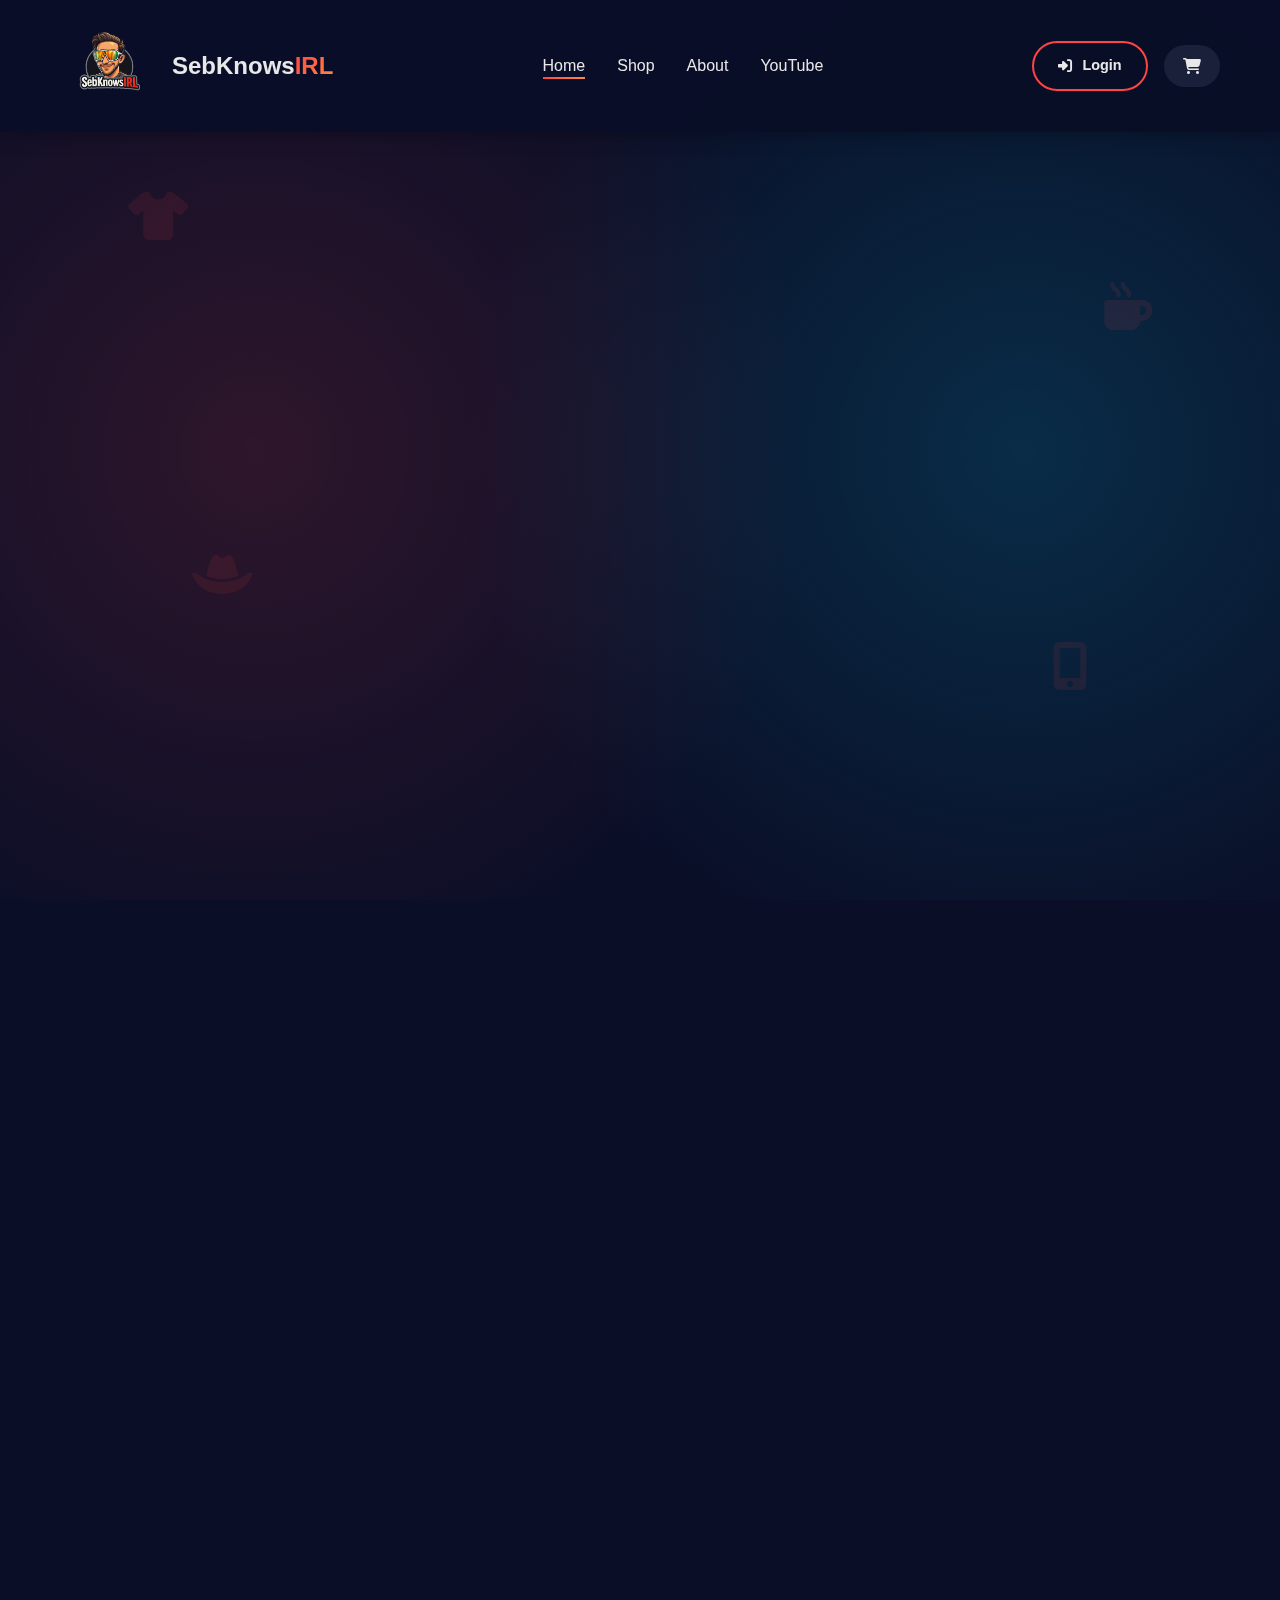
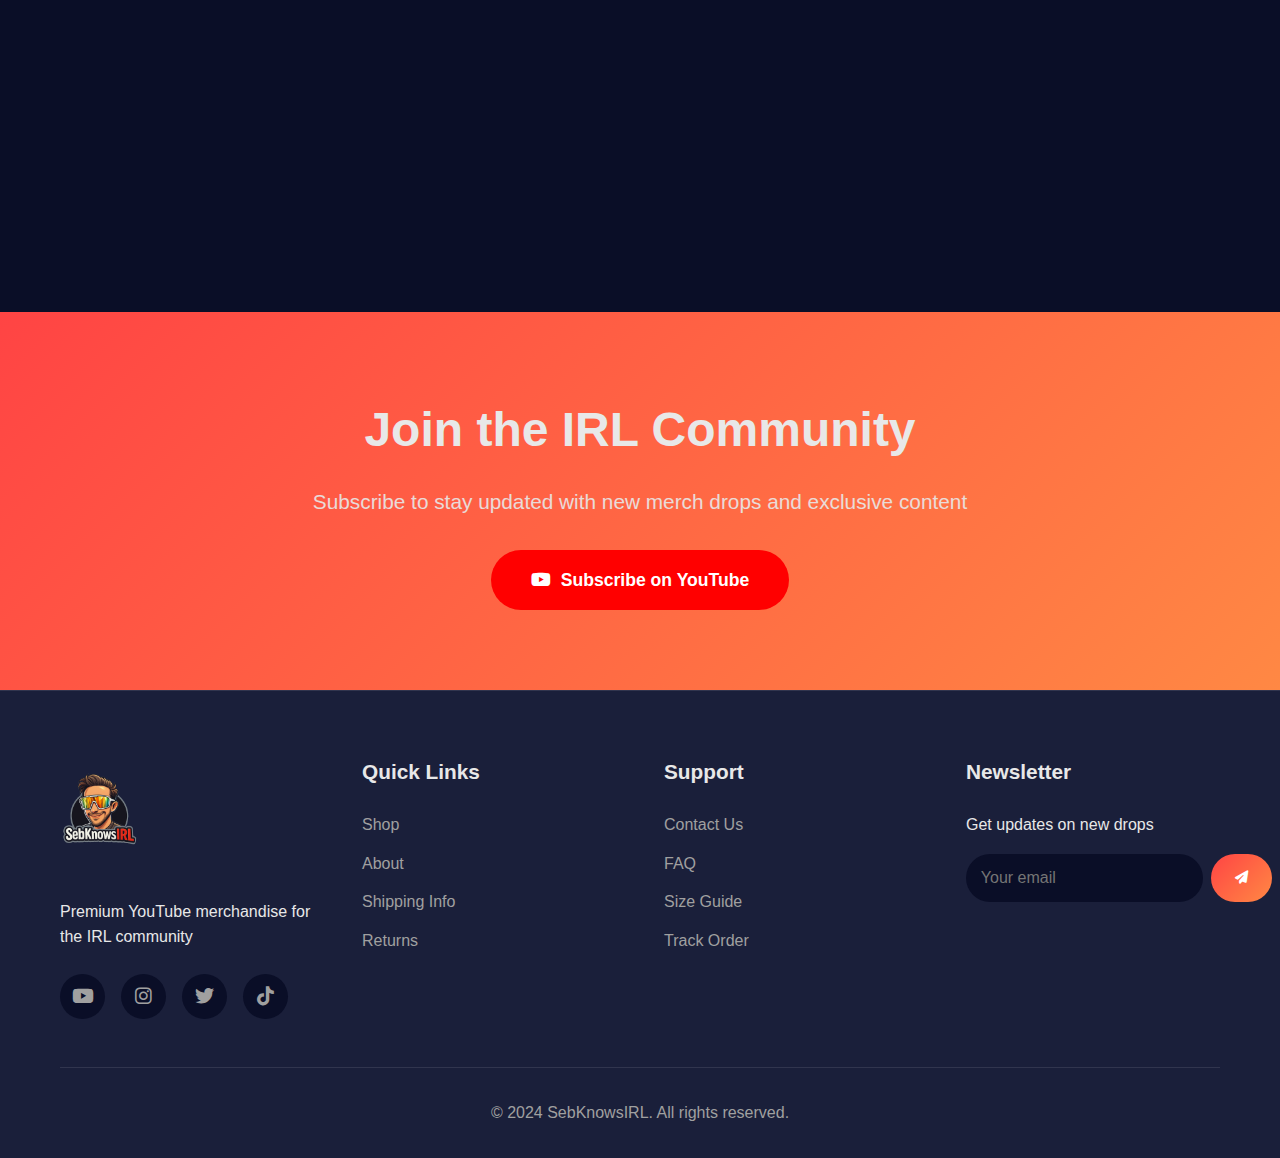
<file: index.html>
<!DOCTYPE html>
<html lang="en">
<head>
    <meta charset="UTF-8">
    <meta name="viewport" content="width=device-width, initial-scale=1.0">
    <title>SebKnowsIRL - Official Merch Store</title>
    <link rel="stylesheet" href="css/style.css">
    <link rel="stylesheet" href="https://cdnjs.cloudflare.com/ajax/libs/font-awesome/6.4.0/css/all.min.css">
</head>
<body>
    <!-- Navigation -->
    <nav class="navbar">
        <div class="container">
            <div class="nav-content">
                <a href="index.html" class="logo">
                    <img src="images/logo.png" alt="SebKnowsIRL Logo">
                    <span class="logo-text">SebKnows<span class="irl">IRL</span></span>
                </a>
                <ul class="nav-links">
                    <li><a href="index.html" class="active">Home</a></li>
                    <li><a href="shop.html">Shop</a></li>
                    <li><a href="about.html">About</a></li>
                    <li><a href="https://youtube.com/@SebKnowsIRL" target="_blank">YouTube</a></li>
                </ul>
                <div class="nav-actions">
                    <div class="user-menu" id="user-menu">
                        <!-- Will be populated by JavaScript -->
                    </div>
                    <a href="cart.html" class="cart-btn">
                        <i class="fas fa-shopping-cart"></i>
                        <span class="cart-count">0</span>
                    </a>
                    <button class="mobile-toggle">
                        <i class="fas fa-bars"></i>
                    </button>
                </div>
            </div>
        </div>
    </nav>

    <!-- Hero Section -->
    <section class="hero">
        <div class="hero-bg"></div>
        <div class="container">
            <div class="hero-content">
                <h1 class="hero-title">
                    <span class="animate-word">Welcome</span>
                    <span class="animate-word">to</span>
                    <span class="animate-word">the</span>
                    <span class="animate-word">Official</span>
                    <span class="hero-brand">SebKnows<span class="irl-gradient">IRL</span></span>
                    <span class="animate-word">Merch</span>
                    <span class="animate-word">Store</span>
                </h1>
                <p class="hero-subtitle">Level up your style with exclusive YouTube merch</p>
                <div class="hero-cta">
                    <a href="shop.html" class="btn btn-primary">
                        <span>Shop Now</span>
                        <i class="fas fa-arrow-right"></i>
                    </a>
                    <a href="https://youtube.com/@SebKnowsIRL" target="_blank" class="btn btn-secondary">
                        <i class="fab fa-youtube"></i>
                        <span>Visit Channel</span>
                    </a>
                </div>
            </div>
        </div>
        <div class="floating-elements">
            <div class="float-item" style="top: 20%; left: 10%;"><i class="fas fa-tshirt"></i></div>
            <div class="float-item" style="top: 60%; left: 15%;"><i class="fas fa-hat-cowboy"></i></div>
            <div class="float-item" style="top: 30%; right: 10%;"><i class="fas fa-mug-hot"></i></div>
            <div class="float-item" style="top: 70%; right: 15%;"><i class="fas fa-mobile-alt"></i></div>
        </div>
    </section>

    <!-- Featured Products -->
    <section class="featured-products">
        <div class="container">
            <div class="section-header">
                <h2 class="section-title">Featured Merch</h2>
                <p class="section-subtitle">Check out our most popular items</p>
            </div>
            <div class="products-grid" id="featured-products">
                <!-- Products will be loaded here by JavaScript -->
            </div>
            <div id="no-products-message" style="display: none; text-align: center; padding: 3rem;">
                <i class="fas fa-box-open" style="font-size: 4rem; color: var(--text-muted); margin-bottom: 1rem;"></i>
                <h3>Coming Soon!</h3>
                <p style="color: var(--text-muted);">We're working on some awesome merch. Check back soon!</p>
            </div>
            <div class="section-footer" id="view-all-btn">
                <a href="shop.html" class="btn btn-outline">View All Products</a>
            </div>
        </div>
    </section>

    <!-- Stats Section -->
    <section class="stats-section">
        <div class="container">
            <div class="stats-grid" id="stats-grid">
                <!-- Stats will be loaded by JavaScript -->
            </div>
        </div>
    </section>

    <!-- CTA Section -->
    <section class="cta-section">
        <div class="container">
            <div class="cta-content">
                <h2>Join the IRL Community</h2>
                <p>Subscribe to stay updated with new merch drops and exclusive content</p>
                <a href="https://youtube.com/@SebKnowsIRL" target="_blank" class="btn btn-youtube">
                    <i class="fab fa-youtube"></i>
                    Subscribe on YouTube
                </a>
            </div>
        </div>
    </section>

    <!-- Footer -->
    <footer class="footer">
        <div class="container">
            <div class="footer-content">
                <div class="footer-section">
                    <img src="images/logo.png" alt="SebKnowsIRL Logo" class="footer-logo">
                    <p>Premium YouTube merchandise for the IRL community</p>
                    <div class="social-links">
                        <a href="https://youtube.com/@SebKnowsIRL" target="_blank"><i class="fab fa-youtube"></i></a>
                        <a href="#"><i class="fab fa-instagram"></i></a>
                        <a href="#"><i class="fab fa-twitter"></i></a>
                        <a href="#"><i class="fab fa-tiktok"></i></a>
                    </div>
                </div>
                <div class="footer-section">
                    <h4>Quick Links</h4>
                    <ul>
                        <li><a href="shop.html">Shop</a></li>
                        <li><a href="about.html">About</a></li>
                        <li><a href="#">Shipping Info</a></li>
                        <li><a href="#">Returns</a></li>
                    </ul>
                </div>
                <div class="footer-section">
                    <h4>Support</h4>
                    <ul>
                        <li><a href="#">Contact Us</a></li>
                        <li><a href="#">FAQ</a></li>
                        <li><a href="#">Size Guide</a></li>
                        <li><a href="#">Track Order</a></li>
                    </ul>
                </div>
                <div class="footer-section">
                    <h4>Newsletter</h4>
                    <p>Get updates on new drops</p>
                    <form class="newsletter-form">
                        <input type="email" placeholder="Your email" required>
                        <button type="submit"><i class="fas fa-paper-plane"></i></button>
                    </form>
                </div>
            </div>
            <div class="footer-bottom">
                <p>&copy; 2024 SebKnowsIRL. All rights reserved.</p>
            </div>
        </div>
    </footer>

    <script src="js/auth.js"></script>
    <script src="js/cart.js"></script>
    <script src="js/main.js"></script>
</body>
</html>
</file>
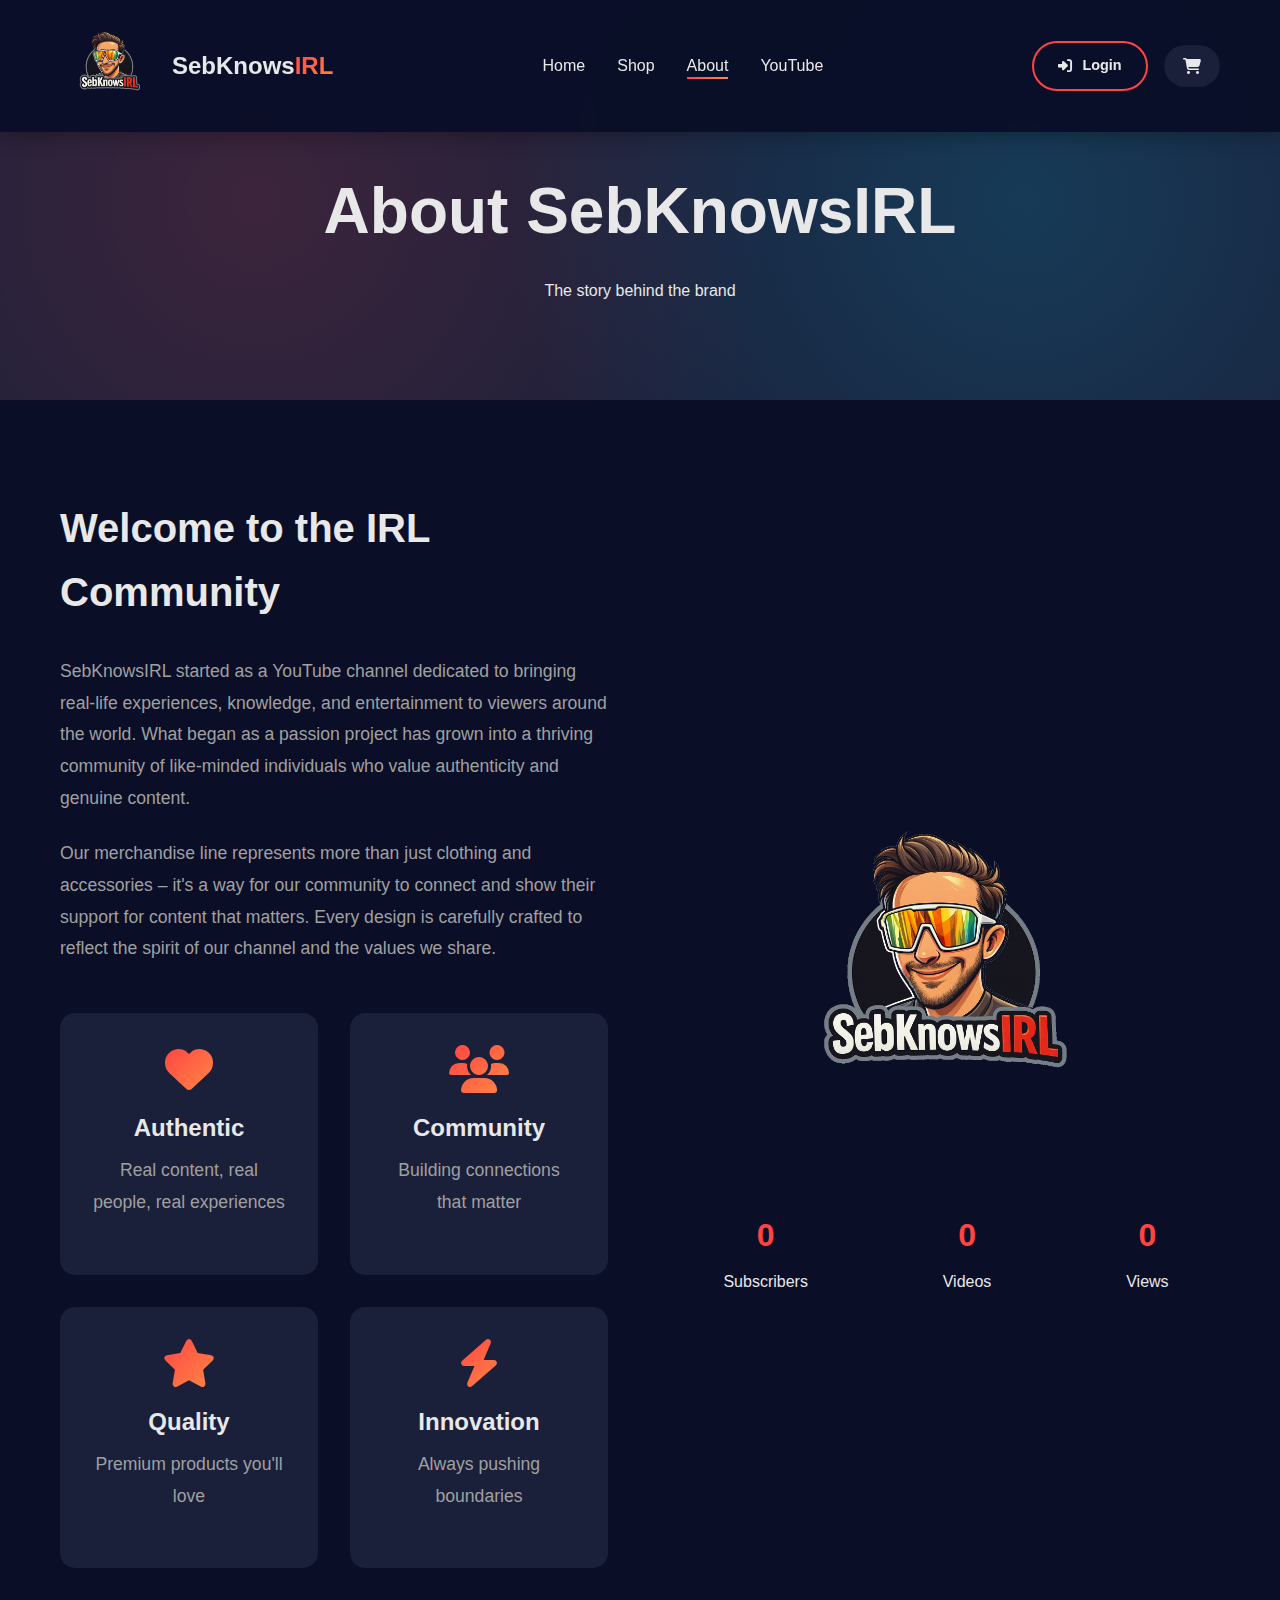
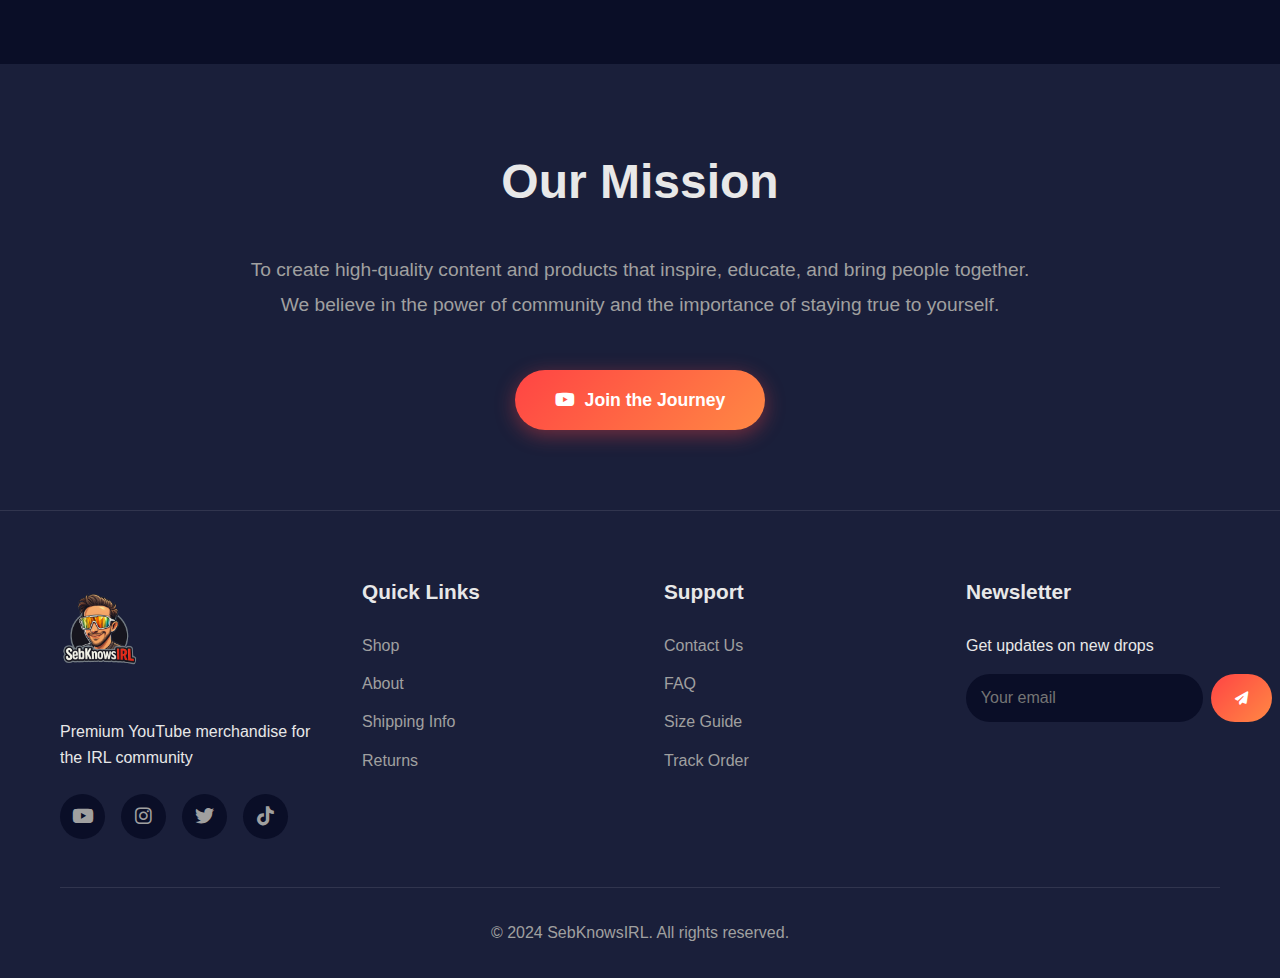
<file: about.html>
<!DOCTYPE html>
<html lang="en">
<head>
    <meta charset="UTF-8">
    <meta name="viewport" content="width=device-width, initial-scale=1.0">
    <title>About - SebKnowsIRL</title>
    <link rel="stylesheet" href="css/style.css">
    <link rel="stylesheet" href="https://cdnjs.cloudflare.com/ajax/libs/font-awesome/6.4.0/css/all.min.css">
</head>
<body>
    <!-- Navigation -->
    <nav class="navbar">
        <div class="container">
            <div class="nav-content">
                <a href="index.html" class="logo">
                    <img src="images/logo.png" alt="SebKnowsIRL Logo">
                    <span class="logo-text">SebKnows<span class="irl">IRL</span></span>
                </a>
                <ul class="nav-links">
                    <li><a href="index.html">Home</a></li>
                    <li><a href="shop.html">Shop</a></li>
                    <li><a href="about.html" class="active">About</a></li>
                    <li><a href="https://youtube.com/@SebKnowsIRL" target="_blank">YouTube</a></li>
                </ul>
                <div class="nav-actions">
                    <div class="user-menu" id="user-menu"></div>
                    <a href="cart.html" class="cart-btn">
                        <i class="fas fa-shopping-cart"></i>
                        <span class="cart-count">0</span>
                    </a>
                    <button class="mobile-toggle">
                        <i class="fas fa-bars"></i>
                    </button>
                </div>
            </div>
        </div>
    </nav>

    <!-- About Header -->
    <section class="page-header">
        <div class="hero-bg"></div>
        <div class="container">
            <h1>About SebKnowsIRL</h1>
            <p>The story behind the brand</p>
        </div>
    </section>

    <!-- About Content -->
    <section class="about-section">
        <div class="container">
            <div class="about-grid">
                <div class="about-content">
                    <h2>Welcome to the IRL Community</h2>
                    <p>SebKnowsIRL started as a YouTube channel dedicated to bringing real-life experiences, knowledge, and entertainment to viewers around the world. What began as a passion project has grown into a thriving community of like-minded individuals who value authenticity and genuine content.</p>
                    
                    <p>Our merchandise line represents more than just clothing and accessories – it's a way for our community to connect and show their support for content that matters. Every design is carefully crafted to reflect the spirit of our channel and the values we share.</p>
                    
                    <div class="values-grid">
                        <div class="value-card">
                            <i class="fas fa-heart"></i>
                            <h3>Authentic</h3>
                            <p>Real content, real people, real experiences</p>
                        </div>
                        <div class="value-card">
                            <i class="fas fa-users"></i>
                            <h3>Community</h3>
                            <p>Building connections that matter</p>
                        </div>
                        <div class="value-card">
                            <i class="fas fa-star"></i>
                            <h3>Quality</h3>
                            <p>Premium products you'll love</p>
                        </div>
                        <div class="value-card">
                            <i class="fas fa-bolt"></i>
                            <h3>Innovation</h3>
                            <p>Always pushing boundaries</p>
                        </div>
                    </div>
                </div>
                
                <div class="about-image">
                    <img id="about-page-image" src="images/logo.png" alt="SebKnowsIRL">
                    <div class="stats-mini" id="about-stats-mini">
                        <!-- Stats will be loaded by JavaScript -->
                    </div>
                </div>
            </div>
        </div>
    </section>

    <!-- Mission Section -->
    <section class="mission-section">
        <div class="container">
            <div class="mission-content">
                <h2>Our Mission</h2>
                <p>To create high-quality content and products that inspire, educate, and bring people together. We believe in the power of community and the importance of staying true to yourself.</p>
                <a href="https://youtube.com/@SebKnowsIRL" target="_blank" class="btn btn-primary">
                    <i class="fab fa-youtube"></i>
                    Join the Journey
                </a>
            </div>
        </div>
    </section>

    <!-- Footer -->
    <footer class="footer">
        <div class="container">
            <div class="footer-content">
                <div class="footer-section">
                    <img src="images/logo.png" alt="SebKnowsIRL Logo" class="footer-logo">
                    <p>Premium YouTube merchandise for the IRL community</p>
                    <div class="social-links">
                        <a href="https://youtube.com/@SebKnowsIRL" target="_blank"><i class="fab fa-youtube"></i></a>
                        <a href="#"><i class="fab fa-instagram"></i></a>
                        <a href="#"><i class="fab fa-twitter"></i></a>
                        <a href="#"><i class="fab fa-tiktok"></i></a>
                    </div>
                </div>
                <div class="footer-section">
                    <h4>Quick Links</h4>
                    <ul>
                        <li><a href="shop.html">Shop</a></li>
                        <li><a href="about.html">About</a></li>
                        <li><a href="#">Shipping Info</a></li>
                        <li><a href="#">Returns</a></li>
                    </ul>
                </div>
                <div class="footer-section">
                    <h4>Support</h4>
                    <ul>
                        <li><a href="#">Contact Us</a></li>
                        <li><a href="#">FAQ</a></li>
                        <li><a href="#">Size Guide</a></li>
                        <li><a href="#">Track Order</a></li>
                    </ul>
                </div>
                <div class="footer-section">
                    <h4>Newsletter</h4>
                    <p>Get updates on new drops</p>
                    <form class="newsletter-form">
                        <input type="email" placeholder="Your email" required>
                        <button type="submit"><i class="fas fa-paper-plane"></i></button>
                    </form>
                </div>
            </div>
            <div class="footer-bottom">
                <p>&copy; 2024 SebKnowsIRL. All rights reserved.</p>
            </div>
        </div>
    </footer>

    <script src="js/auth.js"></script>
    <script src="js/cart.js"></script>
    <script src="js/main.js"></script>
</body>
</html>
</file>
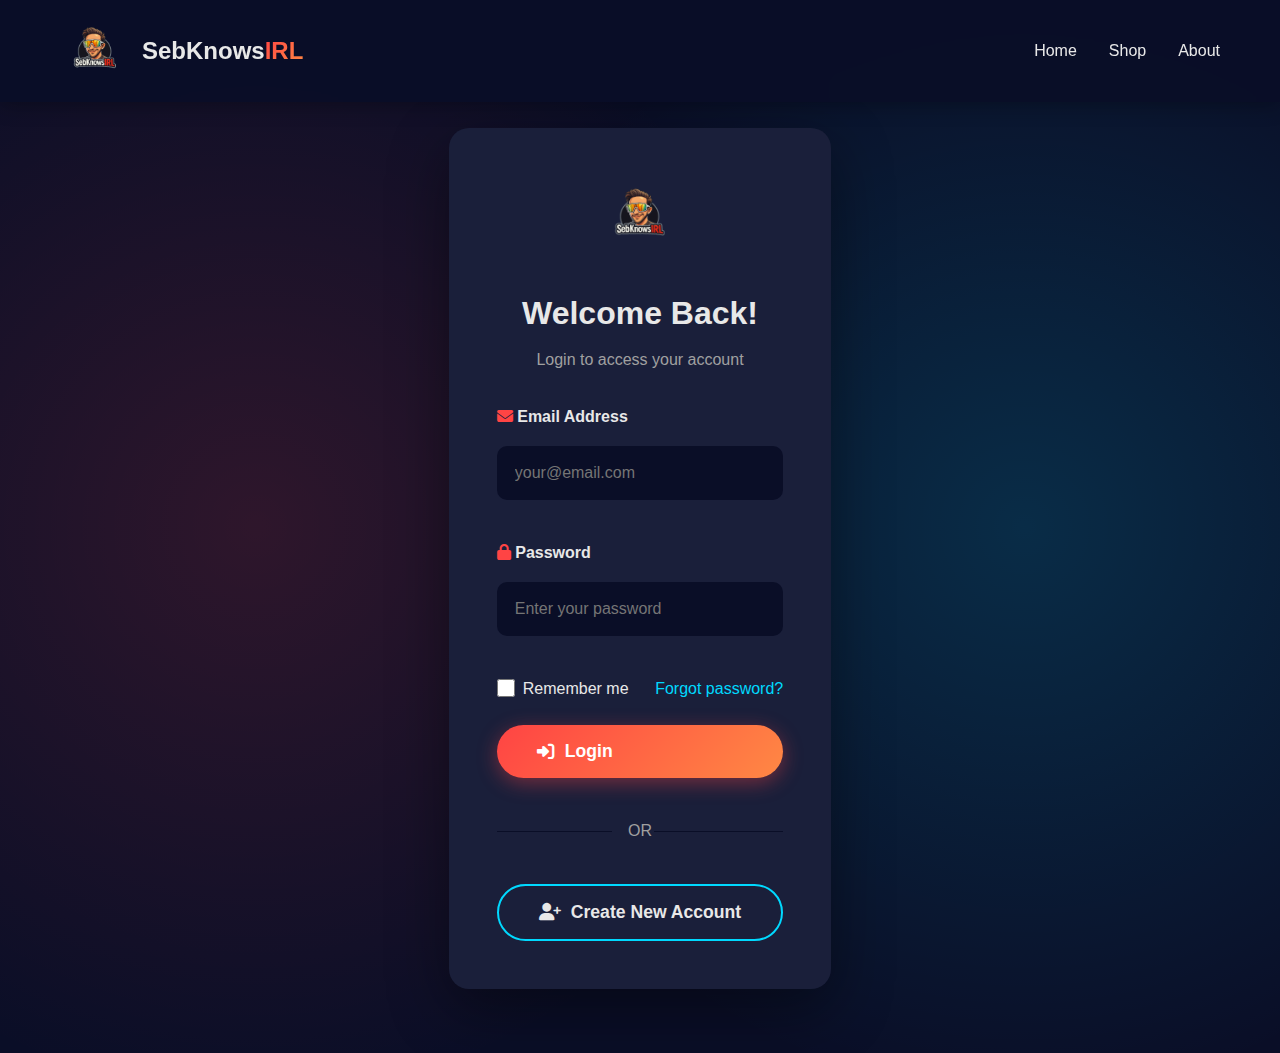
<file: account.html>
<!DOCTYPE html>
<html lang="en">
<head>
    <meta charset="UTF-8">
    <meta name="viewport" content="width=device-width, initial-scale=1.0">
    <title>My Account - SebKnowsIRL</title>
    <link rel="stylesheet" href="css/style.css">
    <link rel="stylesheet" href="https://cdnjs.cloudflare.com/ajax/libs/font-awesome/6.4.0/css/all.min.css">
</head>
<body>
    <!-- Navigation -->
    <nav class="navbar">
        <div class="container">
            <div class="nav-content">
                <a href="index.html" class="logo">
                    <img src="images/logo.png" alt="SebKnowsIRL Logo">
                    <span class="logo-text">SebKnows<span class="irl">IRL</span></span>
                </a>
                <ul class="nav-links">
                    <li><a href="index.html">Home</a></li>
                    <li><a href="shop.html">Shop</a></li>
                    <li><a href="about.html">About</a></li>
                </ul>
                <div class="nav-actions">
                    <div class="user-menu" id="user-menu"></div>
                    <a href="cart.html" class="cart-btn">
                        <i class="fas fa-shopping-cart"></i>
                        <span class="cart-count">0</span>
                    </a>
                    <button class="mobile-toggle">
                        <i class="fas fa-bars"></i>
                    </button>
                </div>
            </div>
        </div>
    </nav>

    <!-- Account Section -->
    <section class="account-section">
        <div class="hero-bg" style="z-index: 1;"></div>
        <div class="container" style="position: relative; z-index: 10;">
            <div class="account-header">
                <h1>My Account</h1>
                <p>Welcome back, <span id="user-name"></span>!</p>
            </div>

            <div class="account-grid">
                <!-- Profile Card -->
                <div class="account-card">
                    <div class="card-header">
                        <h3><i class="fas fa-user-circle"></i> Profile Information</h3>
                    </div>
                    <div class="card-body">
                        <div class="info-row">
                            <span class="info-label">Name:</span>
                            <span class="info-value" id="profile-name"></span>
                        </div>
                        <div class="info-row">
                            <span class="info-label">Email:</span>
                            <span class="info-value" id="profile-email"></span>
                        </div>
                        <div class="info-row">
                            <span class="info-label">Member Since:</span>
                            <span class="info-value" id="profile-date"></span>
                        </div>
                        <button class="btn btn-outline btn-small" onclick="alert('Profile editing coming soon!')">
                            <i class="fas fa-edit"></i> Edit Profile
                        </button>
                    </div>
                </div>

                <!-- Orders Card -->
                <div class="account-card">
                    <div class="card-header">
                        <h3><i class="fas fa-box"></i> Recent Orders</h3>
                    </div>
                    <div class="card-body" id="orders-list">
                        <div class="empty-state">
                            <i class="fas fa-shopping-bag"></i>
                            <p>No orders yet</p>
                            <a href="shop.html" class="btn btn-primary btn-small">Start Shopping</a>
                        </div>
                    </div>
                </div>

                <!-- Wishlist Card -->
                <div class="account-card">
                    <div class="card-header">
                        <h3><i class="fas fa-heart"></i> Wishlist</h3>
                    </div>
                    <div class="card-body" id="wishlist-container">
                        <div class="empty-state">
                            <i class="fas fa-heart-broken"></i>
                            <p>Your wishlist is empty</p>
                            <a href="shop.html" class="btn btn-outline btn-small">Browse Products</a>
                        </div>
                    </div>
                </div>

                <!-- Quick Actions Card -->
                <div class="account-card">
                    <div class="card-header">
                        <h3><i class="fas fa-bolt"></i> Quick Actions</h3>
                    </div>
                    <div class="card-body">
                        <div class="action-buttons">
                            <a href="cart.html" class="action-btn">
                                <i class="fas fa-shopping-cart"></i>
                                <span>View Cart</span>
                            </a>
                            <a href="shop.html" class="action-btn">
                                <i class="fas fa-store"></i>
                                <span>Browse Shop</span>
                            </a>
                            <a href="#" class="action-btn" onclick="alert('Track order feature coming soon!'); return false;">
                                <i class="fas fa-shipping-fast"></i>
                                <span>Track Order</span>
                            </a>
                            <a href="#" class="action-btn" onclick="alert('Support feature coming soon!'); return false;">
                                <i class="fas fa-headset"></i>
                                <span>Get Support</span>
                            </a>
                        </div>
                    </div>
                </div>
            </div>
        </div>
    </section>

    <footer class="footer">
        <div class="container">
            <div class="footer-content">
                <div class="footer-section">
                    <img src="images/logo.png" alt="SebKnowsIRL Logo" class="footer-logo">
                    <p>Premium YouTube merchandise for the IRL community</p>
                    <div class="social-links">
                        <a href="https://youtube.com/@SebKnowsIRL" target="_blank"><i class="fab fa-youtube"></i></a>
                        <a href="#"><i class="fab fa-instagram"></i></a>
                        <a href="#"><i class="fab fa-twitter"></i></a>
                        <a href="#"><i class="fab fa-tiktok"></i></a>
                    </div>
                </div>
                <div class="footer-section">
                    <h4>Quick Links</h4>
                    <ul>
                        <li><a href="shop.html">Shop</a></li>
                        <li><a href="about.html">About</a></li>
                        <li><a href="#">Shipping Info</a></li>
                        <li><a href="#">Returns</a></li>
                    </ul>
                </div>
                <div class="footer-section">
                    <h4>Support</h4>
                    <ul>
                        <li><a href="#">Contact Us</a></li>
                        <li><a href="#">FAQ</a></li>
                        <li><a href="#">Size Guide</a></li>
                        <li><a href="#">Track Order</a></li>
                    </ul>
                </div>
                <div class="footer-section">
                    <h4>Newsletter</h4>
                    <p>Get updates on new drops</p>
                    <form class="newsletter-form">
                        <input type="email" placeholder="Your email" required>
                        <button type="submit"><i class="fas fa-paper-plane"></i></button>
                    </form>
                </div>
            </div>
            <div class="footer-bottom">
                <p>&copy; 2024 SebKnowsIRL. All rights reserved.</p>
            </div>
        </div>
    </footer>

    <script src="js/auth.js"></script>
    <script src="js/cart.js"></script>
    <script>
        // Check if user is logged in
        if (!Auth.isLoggedIn()) {
            window.location.href = 'login.html';
        }

        const user = Auth.getCurrentUser();
        document.getElementById('user-name').textContent = user.name;
        document.getElementById('profile-name').textContent = user.name;
        document.getElementById('profile-email').textContent = user.email;
        document.getElementById('profile-date').textContent = new Date(user.createdAt).toLocaleDateString();

        // Load orders from localStorage
        const orders = JSON.parse(localStorage.getItem('sebknows_orders') || '[]');
        const userOrders = orders.filter(order => order.userId === user.id);

        if (userOrders.length > 0) {
            const ordersList = document.getElementById('orders-list');
            ordersList.innerHTML = userOrders.slice(0, 3).map(order => `
                <div class="order-item">
                    <div class="order-header">
                        <span class="order-id">Order #${order.id}</span>
                        <span class="order-status status-${order.status}">${order.status}</span>
                    </div>
                    <div class="order-details">
                        <span>${order.items.length} items</span>
                        <span class="order-total">£${order.total.toFixed(2)}</span>
                    </div>
                    <div class="order-date">${new Date(order.date).toLocaleDateString()}</div>
                </div>
            `).join('');
        }

        // Load wishlist
        const wishlist = JSON.parse(localStorage.getItem('sebknows_wishlist') || '[]');
        const products = JSON.parse(localStorage.getItem('sebknows_products') || '[]');
        
        if (wishlist.length > 0) {
            const wishlistProducts = products.filter(p => wishlist.includes(p.id));
            const wishlistContainer = document.getElementById('wishlist-container');
            
            if (wishlistProducts.length > 0) {
                wishlistContainer.innerHTML = wishlistProducts.slice(0, 3).map(product => `
                    <div class="wishlist-item" style="display: flex; align-items: center; gap: 1rem; padding: 1rem; background: var(--dark); border-radius: 10px; margin-bottom: 1rem;">
                        <img src="${product.image}" alt="${product.name}" style="width: 60px; height: 60px; object-fit: cover; border-radius: 8px;">
                        <div style="flex: 1;">
                            <h4 style="margin: 0; font-size: 1rem;">${product.name}</h4>
                            <p style="margin: 0.5rem 0 0 0; color: var(--primary); font-weight: bold;">£${product.price.toFixed(2)}</p>
                        </div>
                        <a href="shop.html" class="btn btn-primary btn-small">
                            <i class="fas fa-shopping-cart"></i>
                        </a>
                    </div>
                `).join('');
            }
        }

        // Mobile menu
        const mobileToggle = document.querySelector('.mobile-toggle');
        const navLinks = document.querySelector('.nav-links');
        
        if (mobileToggle && navLinks) {
            mobileToggle.addEventListener('click', () => {
                navLinks.classList.toggle('active');
            });
        }
    </script>
</body>
</html>
</file>
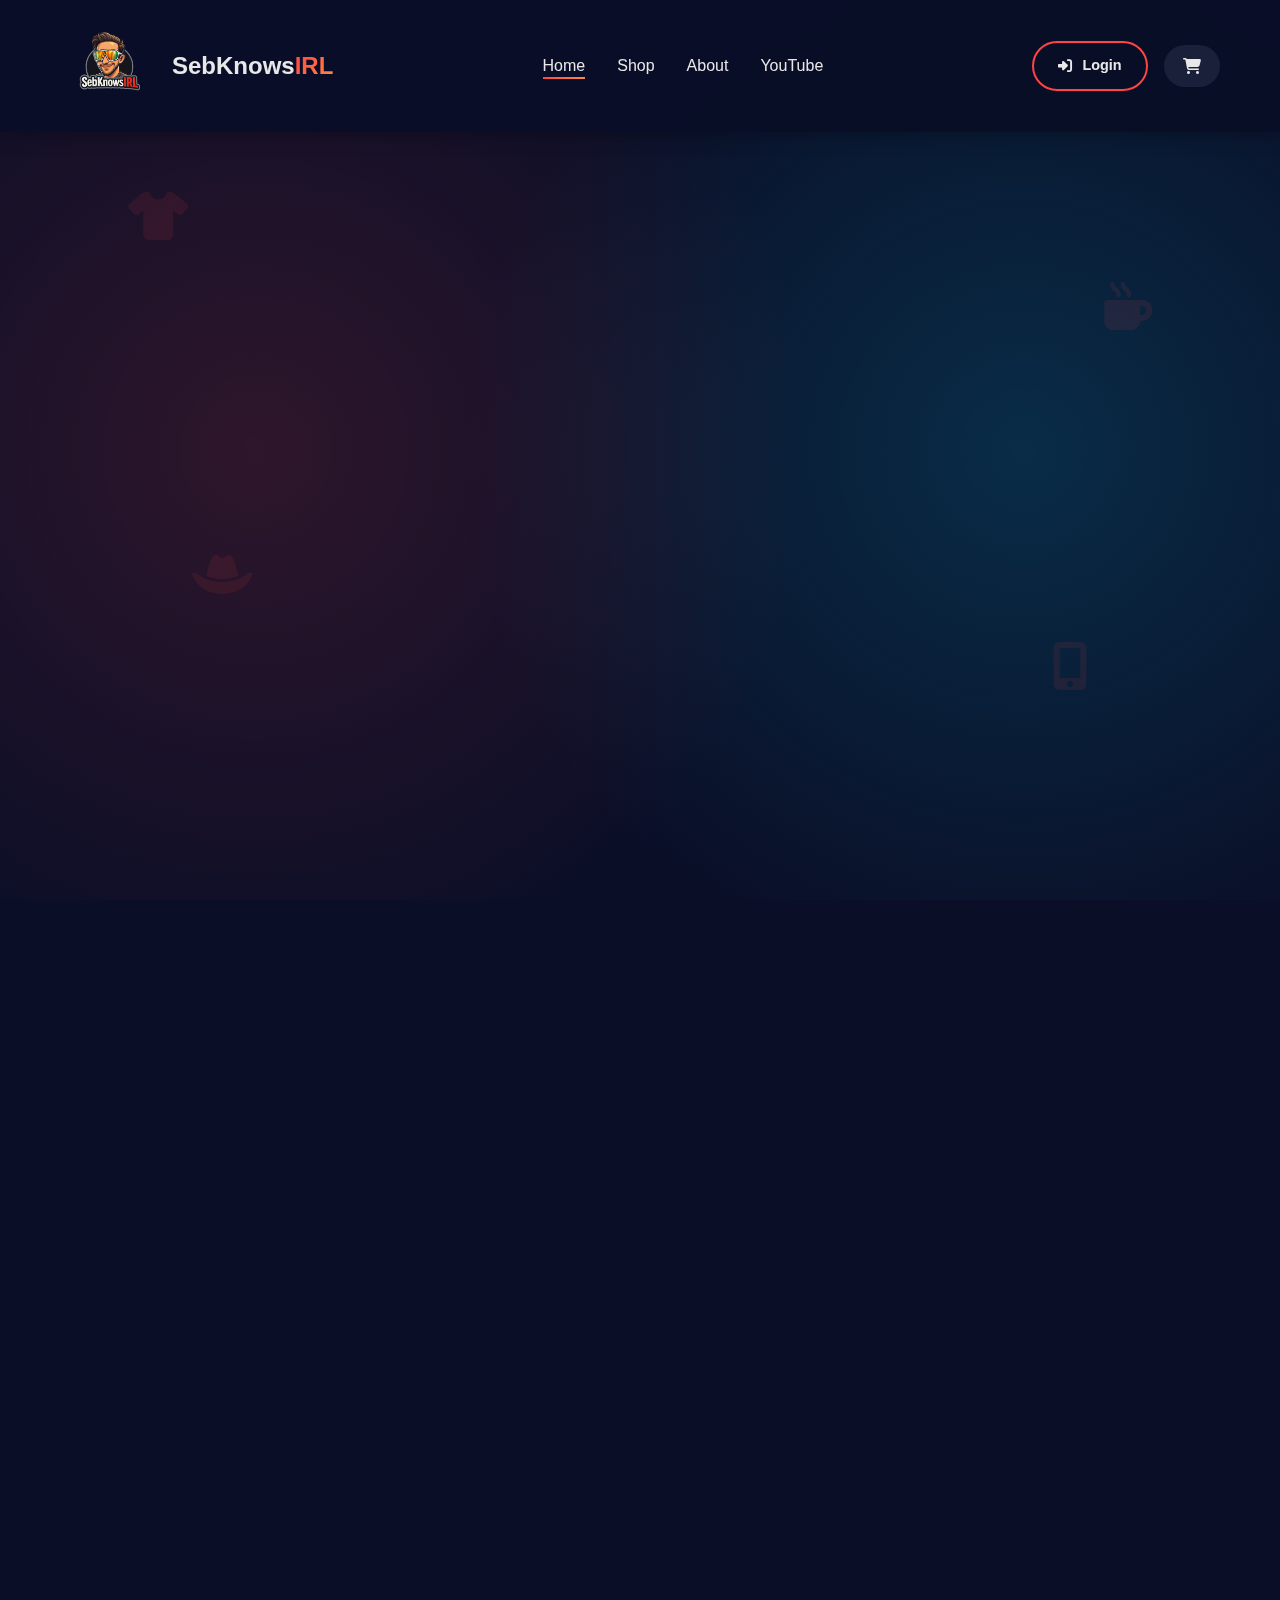
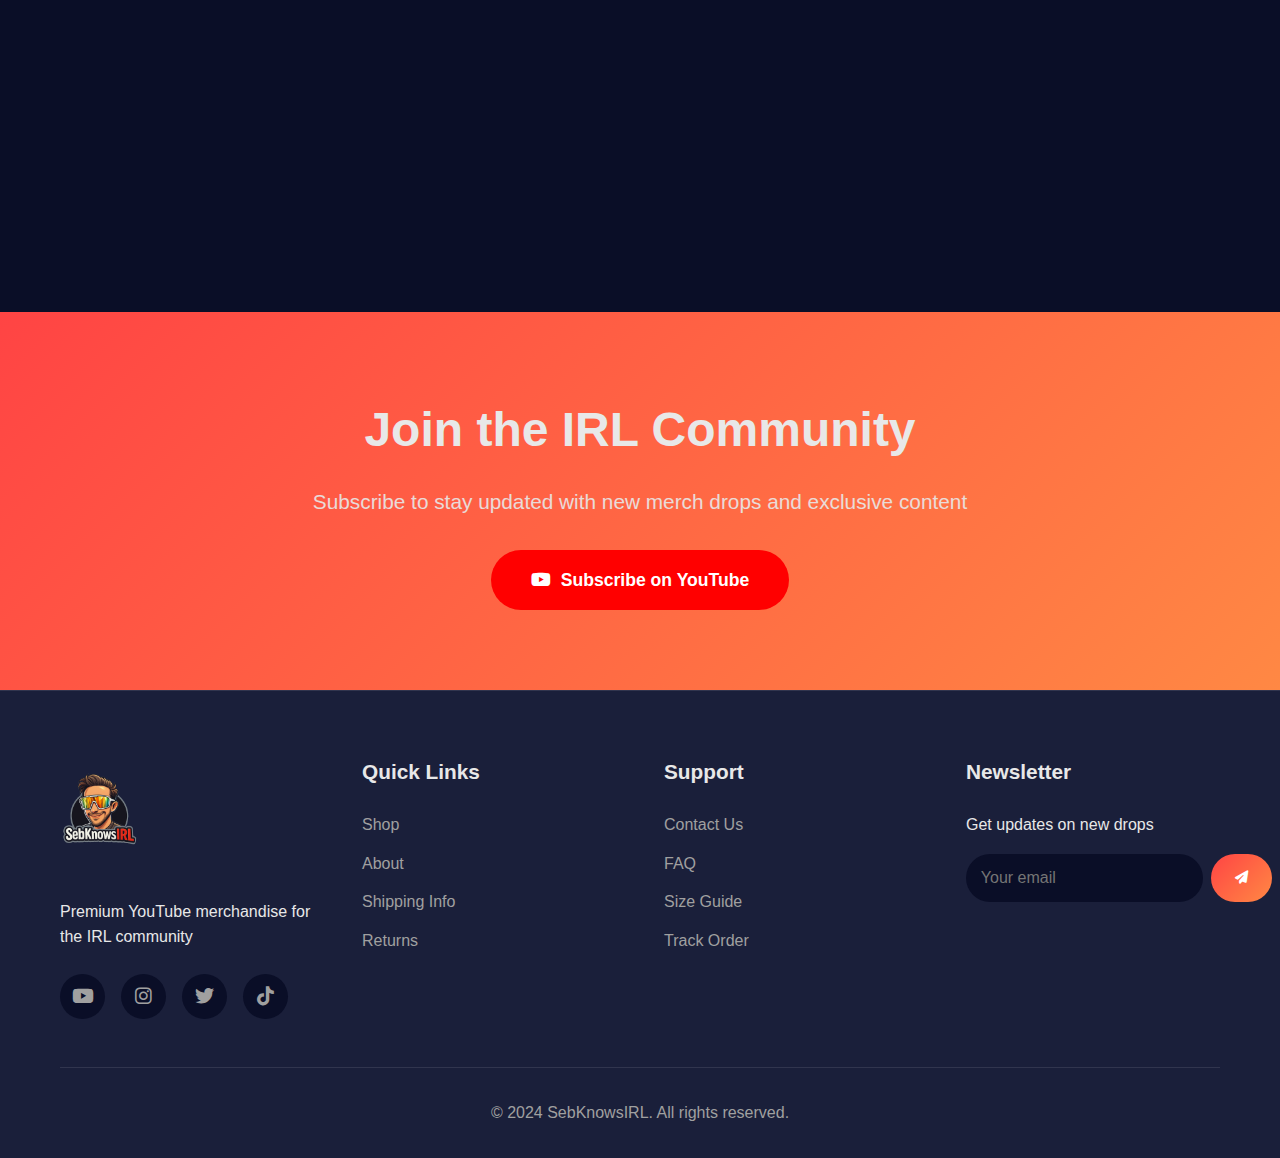
<file: admin.html>
<!DOCTYPE html>
<html lang="en">
<head>
    <meta charset="UTF-8">
    <meta name="viewport" content="width=device-width, initial-scale=1.0">
    <title>Admin Dashboard - SebKnowsIRL</title>
    <link rel="stylesheet" href="css/style.css">
    <link rel="stylesheet" href="https://cdnjs.cloudflare.com/ajax/libs/font-awesome/6.4.0/css/all.min.css">
</head>
<body>
    <!-- Admin Nav with ALL Links -->
    <nav class="navbar">
        <div class="container">
            <div class="nav-content">
                <a href="index.html" class="logo">
                    <img src="images/logo.png" alt="SebKnowsIRL Logo">
                    <span class="logo-text">Admin<span class="irl"> Panel</span></span>
                </a>
                <ul class="nav-links">
                    <li><a href="index.html">Home</a></li>
                    <li><a href="shop.html">Shop</a></li>
                    <li><a href="about.html">About</a></li>
                    <li><a href="admin.html" class="active">Dashboard</a></li>
                </ul>
                <div class="nav-actions">
                    <span style="color: var(--text); margin-right: 1rem;">
                        <i class="fas fa-crown" style="color: gold;"></i>
                        <span id="admin-name"></span>
                    </span>
                    <button class="btn btn-small btn-outline" onclick="Auth.logout()">
                        <i class="fas fa-sign-out-alt"></i> Logout
                    </button>
                    <button class="mobile-toggle">
                        <i class="fas fa-bars"></i>
                    </button>
                </div>
            </div>
        </div>
    </nav>

    <!-- Admin Dashboard -->
    <section class="admin-dashboard">
        <div class="hero-bg"></div>
        <div class="container">
            <div class="admin-header">
                <h1><i class="fas fa-tachometer-alt"></i> Store Dashboard</h1>
                <p>Manage your products, orders, and settings</p>
            </div>

            <!-- Stats -->
            <div class="admin-stats">
                <div class="stat-box">
                    <i class="fas fa-box"></i>
                    <div>
                        <h3 id="total-products">0</h3>
                        <p>Total Products</p>
                    </div>
                </div>
                <div class="stat-box">
                    <i class="fas fa-check-circle"></i>
                    <div>
                        <h3 id="active-products">0</h3>
                        <p>In Stock</p>
                    </div>
                </div>
                <div class="stat-box">
                    <i class="fas fa-shopping-cart"></i>
                    <div>
                        <h3 id="total-orders">0</h3>
                        <p>Total Orders</p>
                    </div>
                </div>
                <div class="stat-box">
                    <i class="fas fa-pound-sign"></i>
                    <div>
                        <h3 id="total-revenue">£0</h3>
                        <p>Total Revenue</p>
                    </div>
                </div>
            </div>

            <!-- Site Settings Card -->
            <div class="admin-section">
                <div class="section-header-admin">
                    <h2><i class="fas fa-cog"></i> Site Settings</h2>
                    <button class="btn btn-secondary" onclick="showSettingsModal()">
                        <i class="fas fa-edit"></i> Edit Settings
                    </button>
                </div>
                <div class="settings-preview">
                    <div class="setting-item">
                        <span class="setting-label">Channel Stats:</span>
                        <span id="stats-preview-text">Manual Mode</span>
                    </div>
                    <div class="setting-item">
                        <span class="setting-label">About Page Image:</span>
                        <button class="btn btn-small btn-outline" onclick="changeAboutImage()">
                            <i class="fas fa-image"></i> Change Image
                        </button>
                    </div>
                </div>
            </div>

            <!-- Product Management -->
            <div class="admin-section">
                <div class="section-header-admin">
                    <h2><i class="fas fa-tags"></i> Product Management</h2>
                    <button class="btn btn-primary" onclick="showAddProductModal()">
                        <i class="fas fa-plus"></i> Add New Product
                    </button>
                </div>

                <div class="products-table-container">
                    <table id="products-table">
                        <thead>
                            <tr>
                                <th>Image</th>
                                <th>Name</th>
                                <th>Category</th>
                                <th>Price</th>
                                <th>Stock</th>
                                <th>Status</th>
                                <th>Actions</th>
                            </tr>
                        </thead>
                        <tbody id="products-tbody">
                            <!-- Products will be loaded here -->
                        </tbody>
                    </table>
                </div>
            </div>

            <!-- Orders Management -->
            <div class="admin-section">
                <div class="section-header-admin">
                    <h2><i class="fas fa-shopping-bag"></i> Recent Orders</h2>
                </div>

                <div class="orders-table-container">
                    <table>
                        <thead>
                            <tr>
                                <th>Order ID</th>
                                <th>Customer</th>
                                <th>Items</th>
                                <th>Total</th>
                                <th>Date</th>
                                <th>Status</th>
                            </tr>
                        </thead>
                        <tbody id="orders-tbody">
                            <tr>
                                <td colspan="6" class="no-data">No orders yet</td>
                            </tr>
                        </tbody>
                    </table>
                </div>
            </div>
        </div>
    </section>

    <!-- Add/Edit Product Modal -->
    <div id="product-modal" class="admin-modal" style="display: none;">
        <div class="modal-overlay" onclick="closeProductModal()"></div>
        <div class="modal-content modal-nice">
            <div class="modal-header-nice">
                <h3 id="modal-title"><i class="fas fa-plus"></i> Add New Product</h3>
                <button class="modal-close-nice" onclick="closeProductModal()">
                    <i class="fas fa-times"></i>
                </button>
            </div>
            <form id="product-form" class="product-form-nice">
                <input type="hidden" id="product-id">
                
                <!-- Product Image Upload -->
                <div class="form-group-nice">
                    <label class="label-nice">Product Image *</label>
                    <div class="image-upload-area" id="image-upload-area">
                        <img id="image-preview" src="" alt="" style="display: none;">
                        <div id="upload-placeholder" class="upload-placeholder">
                            <i class="fas fa-cloud-upload-alt"></i>
                            <p>Click to upload or drag image here</p>
                            <span>Recommended: 800x800px, JPG or PNG</span>
                        </div>
                        <input type="file" id="product-image" accept="image/*" style="display: none;">
                    </div>
                </div>

                <div class="form-row-nice">
                    <div class="form-group-nice">
                        <label class="label-nice">Product Name *</label>
                        <input type="text" class="input-nice" id="product-name" required placeholder="e.g., Classic IRL T-Shirt">
                    </div>
                    
                    <div class="form-group-nice">
                        <label class="label-nice">Category *</label>
                        <select class="input-nice" id="product-category" required>
                            <option value="">Select Category</option>
                            <option value="clothing">Clothing</option>
                            <option value="accessories">Accessories</option>
                            <option value="tech">Tech</option>
                        </select>
                    </div>
                </div>

                <div class="form-row-nice">
                    <div class="form-group-nice">
                        <label class="label-nice">Price (£) *</label>
                        <input type="number" class="input-nice" id="product-price" step="0.01" required placeholder="29.99">
                    </div>
                    
                    <div class="form-group-nice">
                        <label class="label-nice">Stock Quantity *</label>
                        <input type="number" class="input-nice" id="product-stock" required placeholder="100">
                    </div>
                </div>

                <div class="form-group-nice">
                    <label class="label-nice">Badge (Optional)</label>
                    <select class="input-nice" id="product-badge">
                        <option value="">No Badge</option>
                        <option value="New">New</option>
                        <option value="Bestseller">Bestseller</option>
                        <option value="Popular">Popular</option>
                        <option value="Limited">Limited Edition</option>
                    </select>
                </div>

                <div class="form-group-nice">
                    <label class="label-nice">Available Sizes (Optional)</label>
                    <input type="text" class="input-nice" id="product-sizes" placeholder="S, M, L, XL, XXL">
                    <small class="help-text">Comma-separated. Leave empty if no sizes needed.</small>
                </div>

                <div class="form-group-nice">
                    <label class="label-nice">Available Colors (Optional)</label>
                    <input type="text" class="input-nice" id="product-colors" placeholder="Black, White, Red">
                    <small class="help-text">Comma-separated. Leave empty if no colors needed.</small>
                </div>

                <div class="form-group-nice">
                    <label class="checkbox-label-nice">
                        <input type="checkbox" id="product-status" checked>
                        <span>In Stock (visible to customers)</span>
                    </label>
                </div>

                <div class="form-actions-nice">
                    <button type="button" class="btn btn-outline" onclick="closeProductModal()">
                        <i class="fas fa-times"></i> Cancel
                    </button>
                    <button type="submit" class="btn btn-primary">
                        <i class="fas fa-save"></i> Save Product
                    </button>
                </div>
            </form>
        </div>
    </div>

    <!-- Settings Modal -->
    <div id="settings-modal" class="admin-modal" style="display: none;">
        <div class="modal-overlay" onclick="closeSettingsModal()"></div>
        <div class="modal-content modal-nice">
            <div class="modal-header-nice">
                <h3><i class="fas fa-cog"></i> Site Settings</h3>
                <button class="modal-close-nice" onclick="closeSettingsModal()">
                    <i class="fas fa-times"></i>
                </button>
            </div>
            <form id="settings-form" class="product-form-nice">
                <div class="form-group-nice">
                    <label class="label-nice">Channel Statistics</label>
                    <p class="help-text" style="margin-bottom: 1rem;">Choose how to display your YouTube stats</p>
                    
                    <label class="checkbox-label-nice">
                        <input type="radio" name="stats-mode" value="manual" checked>
                        <span>Manual (Set custom numbers)</span>
                    </label>
                    
                    <div id="manual-stats" style="margin-top: 1rem;">
                        <div class="form-row-nice">
                            <div class="form-group-nice">
                                <label class="label-nice">Subscribers</label>
                                <input type="number" class="input-nice" id="manual-subs" placeholder="50000">
                            </div>
                            <div class="form-group-nice">
                                <label class="label-nice">Videos</label>
                                <input type="number" class="input-nice" id="manual-videos" placeholder="200">
                            </div>
                        </div>
                        <div class="form-row-nice">
                            <div class="form-group-nice">
                                <label class="label-nice">Views</label>
                                <input type="number" class="input-nice" id="manual-views" placeholder="1000000">
                            </div>
                            <div class="form-group-nice">
                                <label class="label-nice">Orders Shipped</label>
                                <input type="number" class="input-nice" id="manual-orders" placeholder="1000">
                            </div>
                        </div>
                    </div>
                </div>

                <div class="form-actions-nice">
                    <button type="button" class="btn btn-outline" onclick="closeSettingsModal()">
                        <i class="fas fa-times"></i> Cancel
                    </button>
                    <button type="submit" class="btn btn-primary">
                        <i class="fas fa-save"></i> Save Settings
                    </button>
                </div>
            </form>
        </div>
    </div>

    <script src="js/auth.js"></script>
    <script src="js/admin.js"></script>
</body>
</html>
</file>
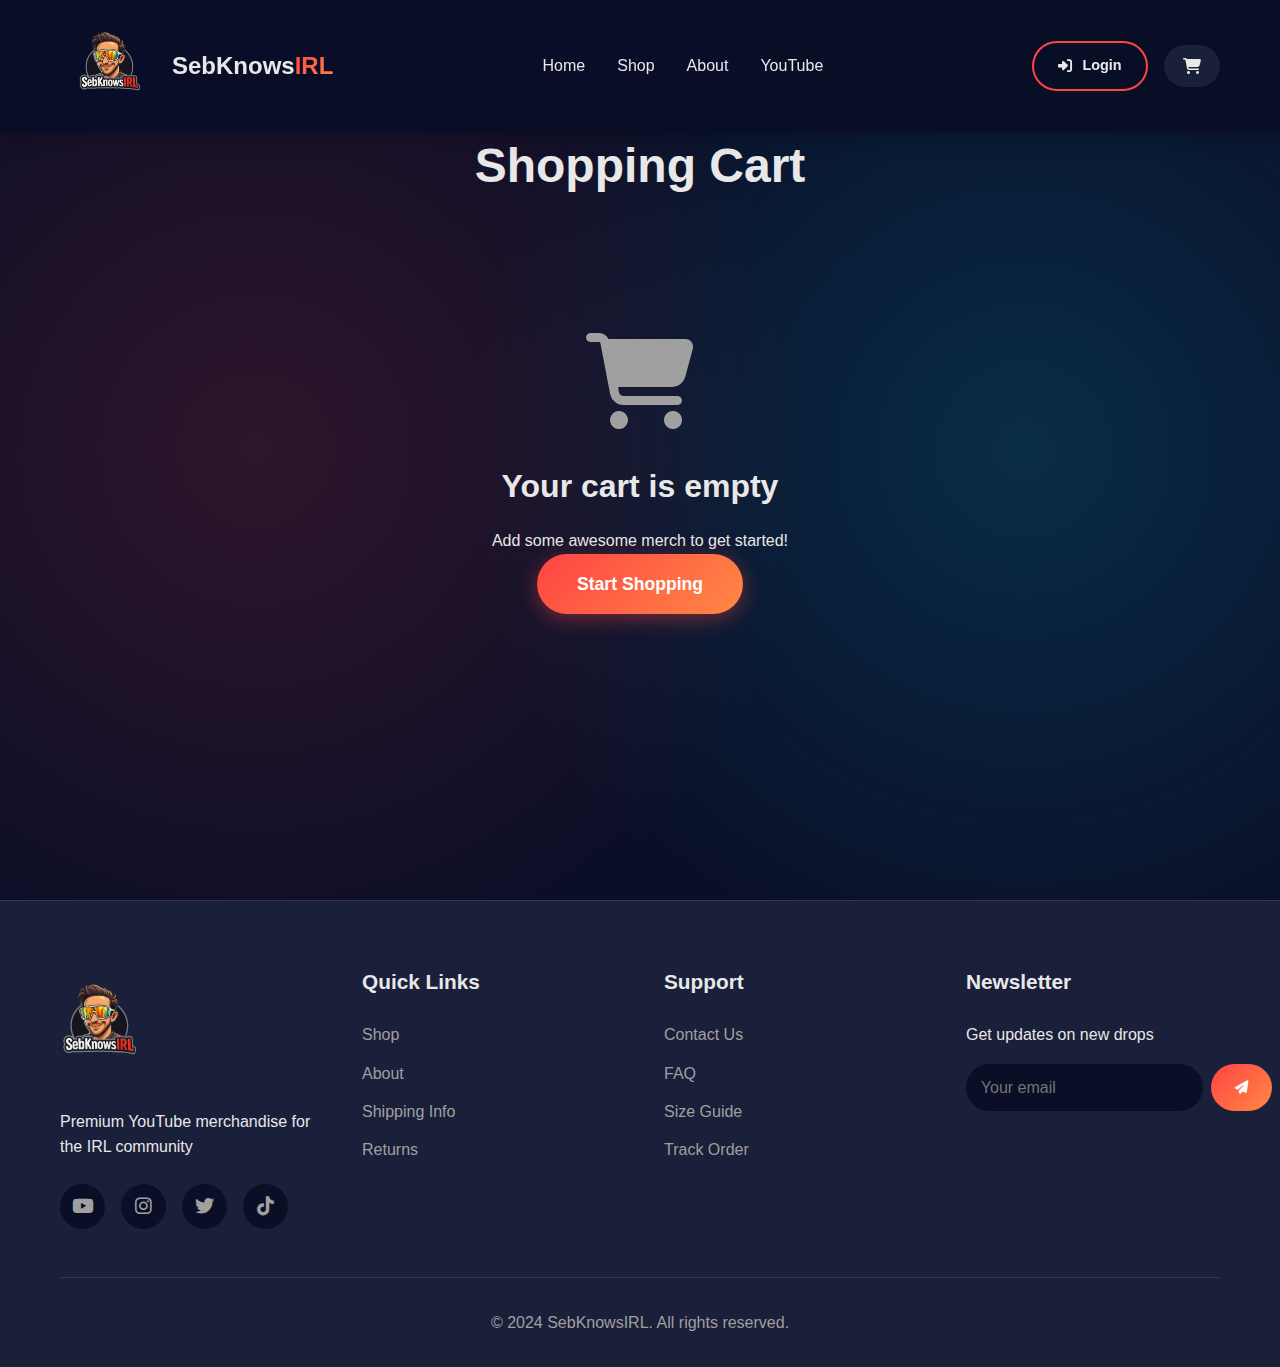
<file: cart.html>
<!DOCTYPE html>
<html lang="en">
<head>
    <meta charset="UTF-8">
    <meta name="viewport" content="width=device-width, initial-scale=1.0">
    <title>Shopping Cart - SebKnowsIRL</title>
    <link rel="stylesheet" href="css/style.css">
    <link rel="stylesheet" href="https://cdnjs.cloudflare.com/ajax/libs/font-awesome/6.4.0/css/all.min.css">
    <script src="https://js.stripe.com/v3/"></script>
</head>
<body>
    <!-- Navigation -->
    <nav class="navbar">
        <div class="container">
            <div class="nav-content">
                <a href="index.html" class="logo">
                    <img src="images/logo.png" alt="SebKnowsIRL Logo">
                    <span class="logo-text">SebKnows<span class="irl">IRL</span></span>
                </a>
                <ul class="nav-links">
                    <li><a href="index.html">Home</a></li>
                    <li><a href="shop.html">Shop</a></li>
                    <li><a href="about.html">About</a></li>
                    <li><a href="https://youtube.com/@SebKnowsIRL" target="_blank">YouTube</a></li>
                </ul>
                <div class="nav-actions">
                    <div class="user-menu" id="user-menu"></div>
                    <a href="cart.html" class="cart-btn active">
                        <i class="fas fa-shopping-cart"></i>
                        <span class="cart-count">0</span>
                    </a>
                    <button class="mobile-toggle">
                        <i class="fas fa-bars"></i>
                    </button>
                </div>
            </div>
        </div>
    </nav>

    <!-- Cart Section -->
    <section class="cart-section">
        <div class="hero-bg"></div>
        <div class="container">
            <h1 class="page-title">Shopping Cart</h1>
            
            <div class="cart-content" id="cart-content">
                <!-- Empty cart message -->
                <div class="empty-cart" id="empty-cart">
                    <i class="fas fa-shopping-cart"></i>
                    <h2>Your cart is empty</h2>
                    <p>Add some awesome merch to get started!</p>
                    <a href="shop.html" class="btn btn-primary">Start Shopping</a>
                </div>

                <!-- Cart with items -->
                <div class="cart-with-items" id="cart-with-items" style="display: none;">
                    <div class="cart-items" id="cart-items">
                        <!-- Cart items will be loaded here -->
                    </div>
                    
                    <div class="cart-summary">
                        <div class="summary-card">
                            <h3>Order Summary</h3>
                            <div class="summary-row">
                                <span>Subtotal</span>
                                <span id="subtotal">£0.00</span>
                            </div>
                            <div class="summary-row">
                                <span>Shipping</span>
                                <span id="shipping">£5.99</span>
                            </div>
                            <div class="summary-row">
                                <span>VAT (20%)</span>
                                <span id="tax">£0.00</span>
                            </div>
                            <div class="summary-divider"></div>
                            <div class="summary-row summary-total">
                                <span>Total</span>
                                <span id="total">£0.00</span>
                            </div>
                            <button class="btn btn-primary btn-block" id="checkout-btn">
                                <i class="fas fa-lock"></i>
                                Proceed to Checkout
                            </button>
                            <a href="shop.html" class="continue-shopping">
                                <i class="fas fa-arrow-left"></i>
                                Continue Shopping
                            </a>
                        </div>
                        
                        <div class="trust-badges">
                            <div class="badge">
                                <i class="fas fa-lock"></i>
                                <span>Secure Checkout</span>
                            </div>
                            <div class="badge">
                                <i class="fas fa-shipping-fast"></i>
                                <span>Free Shipping Over £50</span>
                            </div>
                            <div class="badge">
                                <i class="fas fa-undo"></i>
                                <span>30-Day Returns</span>
                            </div>
                        </div>
                    </div>
                </div>
            </div>
        </div>
    </section>

    <!-- Footer -->
    <footer class="footer">
        <div class="container">
            <div class="footer-content">
                <div class="footer-section">
                    <img src="images/logo.png" alt="SebKnowsIRL Logo" class="footer-logo">
                    <p>Premium YouTube merchandise for the IRL community</p>
                    <div class="social-links">
                        <a href="https://youtube.com/@SebKnowsIRL" target="_blank"><i class="fab fa-youtube"></i></a>
                        <a href="#"><i class="fab fa-instagram"></i></a>
                        <a href="#"><i class="fab fa-twitter"></i></a>
                        <a href="#"><i class="fab fa-tiktok"></i></a>
                    </div>
                </div>
                <div class="footer-section">
                    <h4>Quick Links</h4>
                    <ul>
                        <li><a href="shop.html">Shop</a></li>
                        <li><a href="about.html">About</a></li>
                        <li><a href="#">Shipping Info</a></li>
                        <li><a href="#">Returns</a></li>
                    </ul>
                </div>
                <div class="footer-section">
                    <h4>Support</h4>
                    <ul>
                        <li><a href="#">Contact Us</a></li>
                        <li><a href="#">FAQ</a></li>
                        <li><a href="#">Size Guide</a></li>
                        <li><a href="#">Track Order</a></li>
                    </ul>
                </div>
                <div class="footer-section">
                    <h4>Newsletter</h4>
                    <p>Get updates on new drops</p>
                    <form class="newsletter-form">
                        <input type="email" placeholder="Your email" required>
                        <button type="submit"><i class="fas fa-paper-plane"></i></button>
                    </form>
                </div>
            </div>
            <div class="footer-bottom">
                <p>&copy; 2024 SebKnowsIRL. All rights reserved.</p>
            </div>
        </div>
    </footer>

    <script src="js/auth.js"></script>
    <script src="js/cart.js"></script>
    <script src="js/main.js"></script>
</body>
</html>
</file>
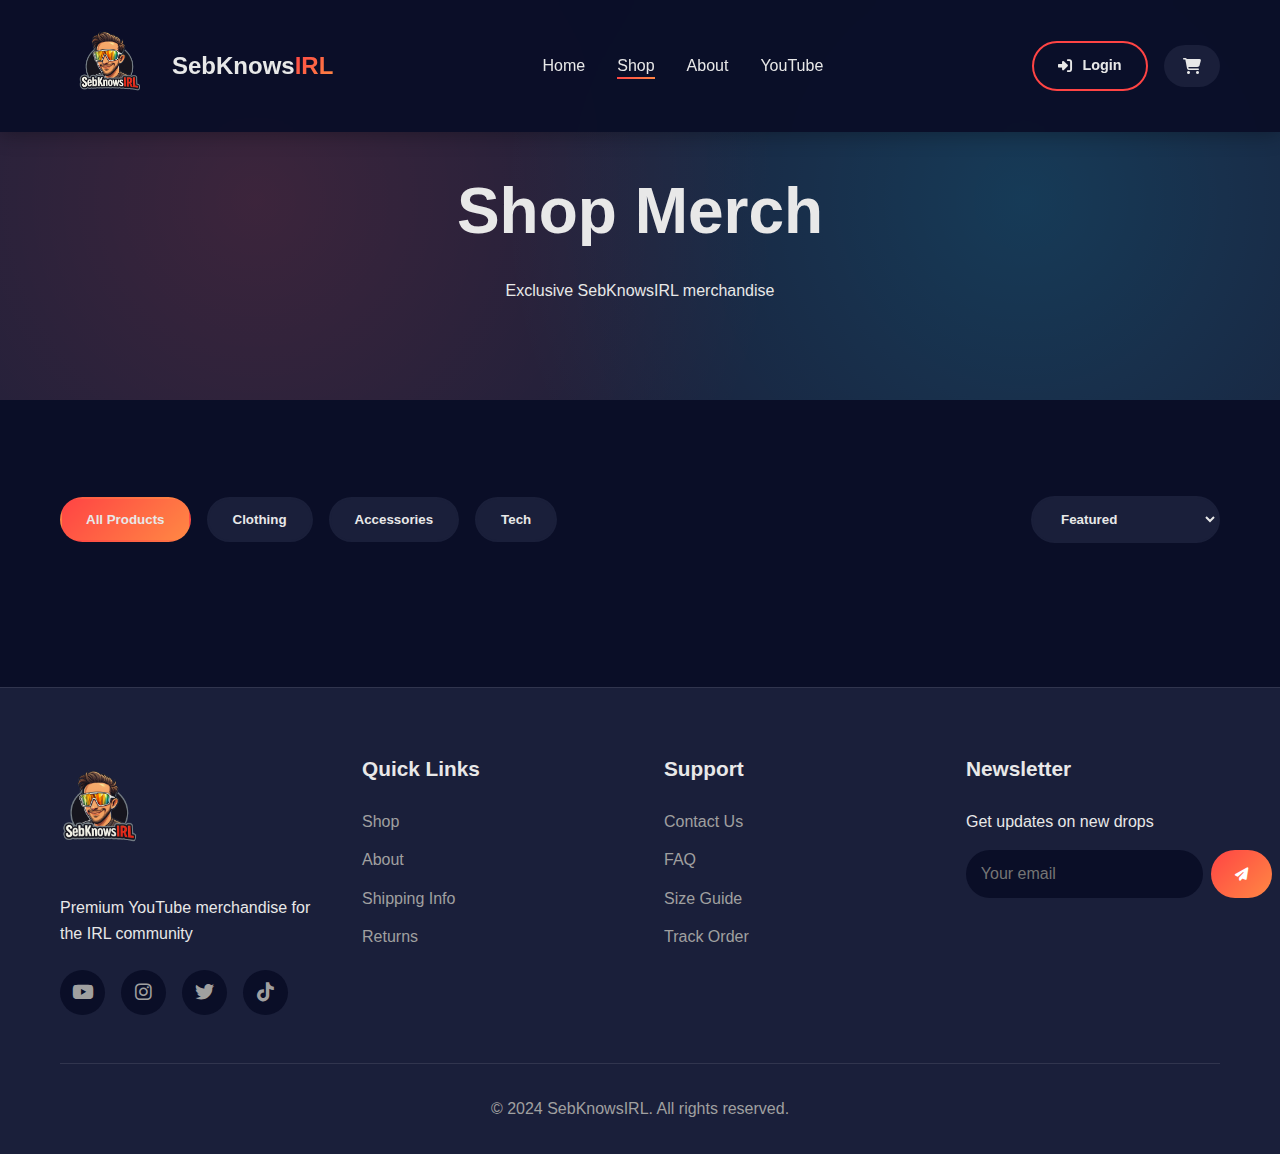
<file: checkout.html>
<!DOCTYPE html>
<html lang="en">
<head>
    <meta charset="UTF-8">
    <meta name="viewport" content="width=device-width, initial-scale=1.0">
    <title>Checkout - SebKnowsIRL</title>
    <link rel="stylesheet" href="css/style.css">
    <link rel="stylesheet" href="https://cdnjs.cloudflare.com/ajax/libs/font-awesome/6.4.0/css/all.min.css">
</head>
<body>
    <!-- Navigation -->
    <nav class="navbar">
        <div class="container">
            <div class="nav-content">
                <a href="index.html" class="logo">
                    <img src="images/logo.png" alt="SebKnowsIRL Logo" class="logo-large">
                    <span class="logo-text">SebKnows<span class="irl">IRL</span></span>
                </a>
                <ul class="nav-links">
                    <li><a href="index.html">Home</a></li>
                    <li><a href="shop.html">Shop</a></li>
                    <li><a href="cart.html">Cart</a></li>
                </ul>
                <button class="mobile-toggle">
                    <i class="fas fa-bars"></i>
                </button>
            </div>
        </div>
    </nav>

    <!-- Checkout Section -->
    <section class="checkout-section">
        <div class="hero-bg" style="z-index: 1;"></div>
        <div class="container" style="position: relative; z-index: 10;">
            <h1 class="page-title">Checkout</h1>
            
            <div class="checkout-grid">
                <!-- Shipping Information -->
                <div class="checkout-main">
                    <div class="checkout-card">
                        <h2><i class="fas fa-shipping-fast"></i> Shipping Information</h2>
                        <form id="checkout-form">
                            <div class="form-row">
                                <div class="form-group">
                                    <label>First Name *</label>
                                    <input type="text" id="firstName" required>
                                </div>
                                <div class="form-group">
                                    <label>Last Name *</label>
                                    <input type="text" id="lastName" required>
                                </div>
                            </div>
                            
                            <div class="form-group">
                                <label>Email Address *</label>
                                <input type="email" id="email" required>
                            </div>
                            
                            <div class="form-group">
                                <label>Phone Number *</label>
                                <input type="tel" id="phone" required placeholder="+44">
                            </div>
                            
                            <div class="form-group">
                                <label>Address Line 1 *</label>
                                <input type="text" id="address1" required>
                            </div>
                            
                            <div class="form-group">
                                <label>Address Line 2 (Optional)</label>
                                <input type="text" id="address2">
                            </div>
                            
                            <div class="form-row">
                                <div class="form-group">
                                    <label>City *</label>
                                    <input type="text" id="city" required>
                                </div>
                                <div class="form-group">
                                    <label>Postcode *</label>
                                    <input type="text" id="postcode" required>
                                </div>
                            </div>
                            
                            <div class="form-group">
                                <label>Country *</label>
                                <select id="country" required>
                                    <option value="GB">United Kingdom</option>
                                    <option value="US">United States</option>
                                    <option value="CA">Canada</option>
                                    <option value="AU">Australia</option>
                                    <option value="OTHER">Other</option>
                                </select>
                            </div>
                        </form>
                    </div>

                    <!-- Shipping Method -->
                    <div class="checkout-card">
                        <h2><i class="fas fa-truck"></i> Shipping Method</h2>
                        <div class="shipping-options">
                            <label class="shipping-option">
                                <input type="radio" name="shipping" value="standard" checked>
                                <div class="shipping-info">
                                    <strong>Standard Shipping (5-7 days)</strong>
                                    <span>£5.99</span>
                                </div>
                            </label>
                            <label class="shipping-option">
                                <input type="radio" name="shipping" value="express">
                                <div class="shipping-info">
                                    <strong>Express Shipping (2-3 days)</strong>
                                    <span>£12.99</span>
                                </div>
                            </label>
                            <label class="shipping-option">
                                <input type="radio" name="shipping" value="next-day">
                                <div class="shipping-info">
                                    <strong>Next Day Delivery</strong>
                                    <span>£19.99</span>
                                </div>
                            </label>
                        </div>
                    </div>

                    <!-- Payment Method -->
                    <div class="checkout-card">
                        <h2><i class="fas fa-credit-card"></i> Payment Method</h2>
                        <div class="payment-options">
                            <label class="payment-option">
                                <input type="radio" name="payment" value="card" checked>
                                <div class="payment-info">
                                    <i class="fas fa-credit-card"></i>
                                    <strong>Credit/Debit Card</strong>
                                </div>
                            </label>
                            <label class="payment-option">
                                <input type="radio" name="payment" value="paypal">
                                <div class="payment-info">
                                    <i class="fab fa-paypal"></i>
                                    <strong>PayPal</strong>
                                </div>
                            </label>
                        </div>

                        <div id="card-payment" class="payment-details">
                            <div class="form-group">
                                <label>Card Number *</label>
                                <input type="text" id="cardNumber" placeholder="1234 5678 9012 3456" maxlength="19">
                            </div>
                            <div class="form-row">
                                <div class="form-group">
                                    <label>Expiry Date *</label>
                                    <input type="text" id="cardExpiry" placeholder="MM/YY" maxlength="5">
                                </div>
                                <div class="form-group">
                                    <label>CVV *</label>
                                    <input type="text" id="cardCVV" placeholder="123" maxlength="3">
                                </div>
                            </div>
                        </div>

                        <div id="paypal-payment" class="payment-details" style="display: none;">
                            <p>You'll be redirected to PayPal to complete your payment.</p>
                        </div>
                    </div>
                </div>

                <!-- Order Summary -->
                <div class="checkout-sidebar">
                    <div class="checkout-card sticky-summary">
                        <h2><i class="fas fa-receipt"></i> Order Summary</h2>
                        <div id="order-items">
                            <!-- Items loaded by JS -->
                        </div>
                        <div class="summary-totals">
                            <div class="summary-row">
                                <span>Subtotal</span>
                                <span id="checkout-subtotal">£0.00</span>
                            </div>
                            <div class="summary-row">
                                <span>Shipping</span>
                                <span id="checkout-shipping">£5.99</span>
                            </div>
                            <div class="summary-row">
                                <span>VAT (20%)</span>
                                <span id="checkout-tax">£0.00</span>
                            </div>
                            <div class="summary-divider"></div>
                            <div class="summary-row summary-total">
                                <span>Total</span>
                                <span id="checkout-total">£0.00</span>
                            </div>
                        </div>
                        <button class="btn btn-primary btn-block" id="place-order-btn">
                            <i class="fas fa-lock"></i>
                            Place Order
                        </button>
                        <p class="secure-notice">
                            <i class="fas fa-shield-alt"></i>
                            Your payment information is secure
                        </p>
                    </div>
                </div>
            </div>
        </div>
    </section>

    <script src="js/auth.js"></script>
    <script src="js/cart.js"></script>
    <script src="js/checkout.js"></script>
</body>
</html>
</file>
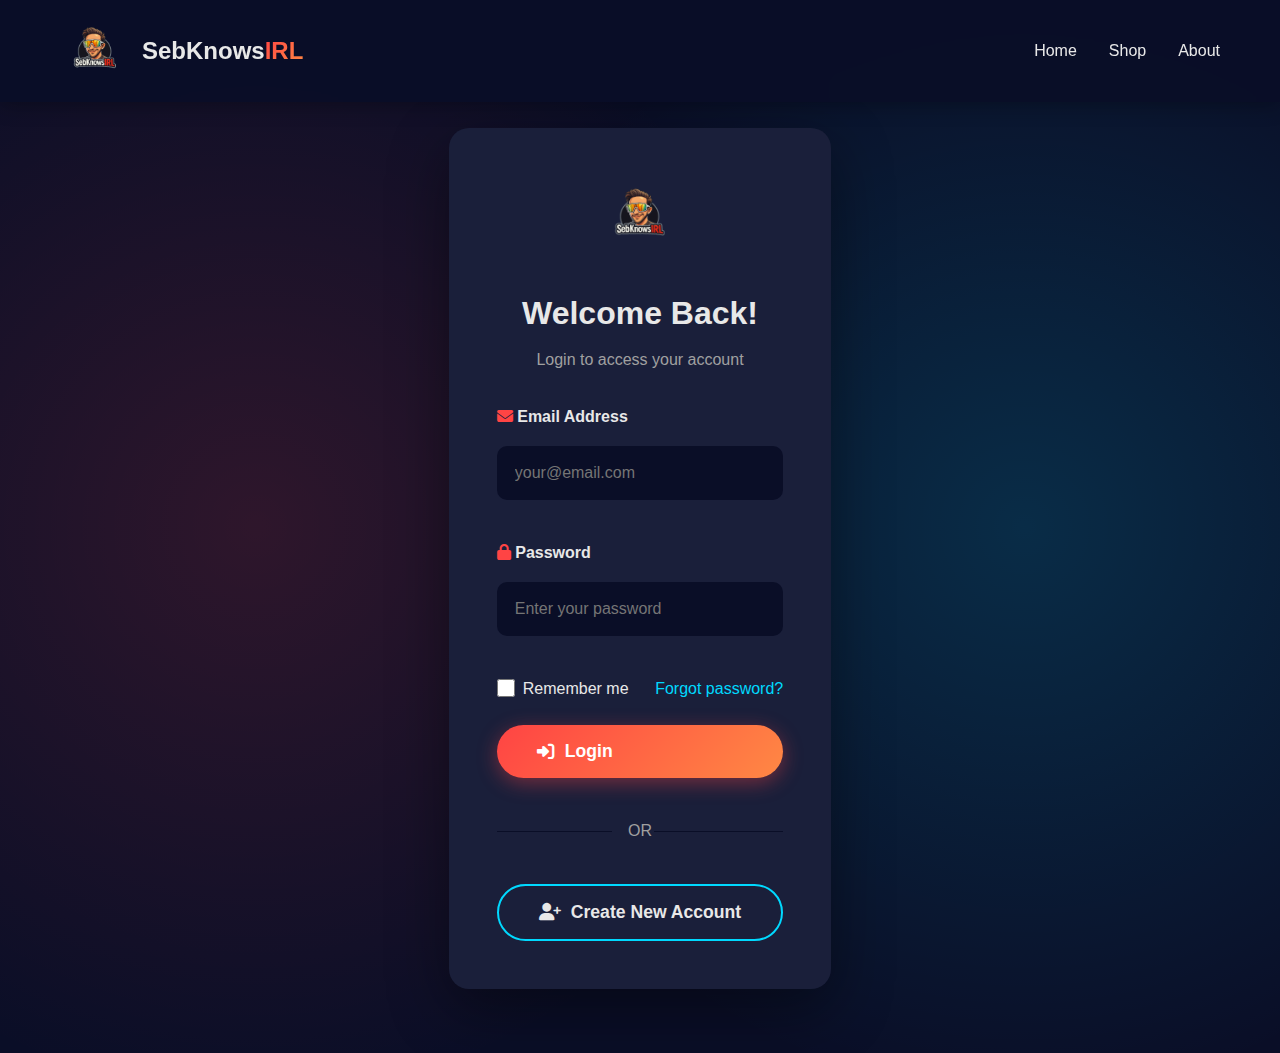
<file: login.html>
<!DOCTYPE html>
<html lang="en">
<head>
    <meta charset="UTF-8">
    <meta name="viewport" content="width=device-width, initial-scale=1.0">
    <title>Login - SebKnowsIRL</title>
    <link rel="stylesheet" href="css/style.css">
    <link rel="stylesheet" href="https://cdnjs.cloudflare.com/ajax/libs/font-awesome/6.4.0/css/all.min.css">
</head>
<body>
    <!-- Navigation -->
    <nav class="navbar">
        <div class="container">
            <div class="nav-content">
                <a href="index.html" class="logo">
                    <img src="images/logo.png" alt="SebKnowsIRL Logo" class="logo-large">
                    <span class="logo-text">SebKnows<span class="irl">IRL</span></span>
                </a>
                <ul class="nav-links">
                    <li><a href="index.html">Home</a></li>
                    <li><a href="shop.html">Shop</a></li>
                    <li><a href="about.html">About</a></li>
                </ul>
                <button class="mobile-toggle">
                    <i class="fas fa-bars"></i>
                </button>
            </div>
        </div>
    </nav>

    <!-- Login Section -->
    <section class="auth-section">
        <div class="hero-bg" style="z-index: 1;"></div>
        <div class="container" style="position: relative; z-index: 10;">
            <div class="auth-container">
                <div class="auth-card">
                    <div class="auth-header">
                        <img src="images/logo.png" alt="Logo" class="auth-logo">
                        <h2>Welcome Back!</h2>
                        <p>Login to access your account</p>
                    </div>
                    
                    <form id="login-form" class="auth-form">
                        <div class="form-group">
                            <label for="email">
                                <i class="fas fa-envelope"></i>
                                Email Address
                            </label>
                            <input type="email" id="email" name="email" required placeholder="your@email.com" autocomplete="email">
                        </div>
                        
                        <div class="form-group">
                            <label for="password">
                                <i class="fas fa-lock"></i>
                                Password
                            </label>
                            <input type="password" id="password" name="password" required placeholder="Enter your password" autocomplete="current-password">
                        </div>
                        
                        <div class="form-options">
                            <label class="checkbox-label">
                                <input type="checkbox" id="remember" name="remember">
                                <span>Remember me</span>
                            </label>
                            <a href="#" class="forgot-link" onclick="alert('Please contact support to reset your password: support@sebknowsirl.com'); return false;">Forgot password?</a>
                        </div>
                        
                        <button type="submit" class="btn btn-primary btn-block">
                            <i class="fas fa-sign-in-alt"></i>
                            Login
                        </button>
                        
                        <div class="auth-divider">
                            <span>OR</span>
                        </div>
                        
                        <button type="button" class="btn btn-secondary btn-block" onclick="window.location.href='register.html'">
                            <i class="fas fa-user-plus"></i>
                            Create New Account
                        </button>
                    </form>
                </div>
            </div>
        </div>
    </section>

    <script src="js/auth.js"></script>
    <script>
        document.addEventListener('DOMContentLoaded', function() {
            const form = document.getElementById('login-form');
            const emailInput = document.getElementById('email');
            const passwordInput = document.getElementById('password');
            
            emailInput.style.pointerEvents = 'auto';
            passwordInput.style.pointerEvents = 'auto';
            
            form.addEventListener('submit', function(e) {
                e.preventDefault();
                
                const email = emailInput.value.trim();
                const password = passwordInput.value.trim();
                
                if (!email || !password) {
                    alert('Please enter both email and password!');
                    return;
                }
                
                if (Auth.login(email, password)) {
                    const user = Auth.getCurrentUser();
                    
                    if (user.role === 'admin') {
                        window.location.href = 'admin.html';
                    } else {
                        window.location.href = 'index.html';
                    }
                } else {
                    alert('Invalid email or password! Please check your credentials and try again.');
                }
            });
            
            // Mobile menu
            const mobileToggle = document.querySelector('.mobile-toggle');
            const navLinks = document.querySelector('.nav-links');
            
            if (mobileToggle && navLinks) {
                mobileToggle.addEventListener('click', () => {
                    navLinks.classList.toggle('active');
                });
            }
        });
    </script>
</body>
</html>
</file>
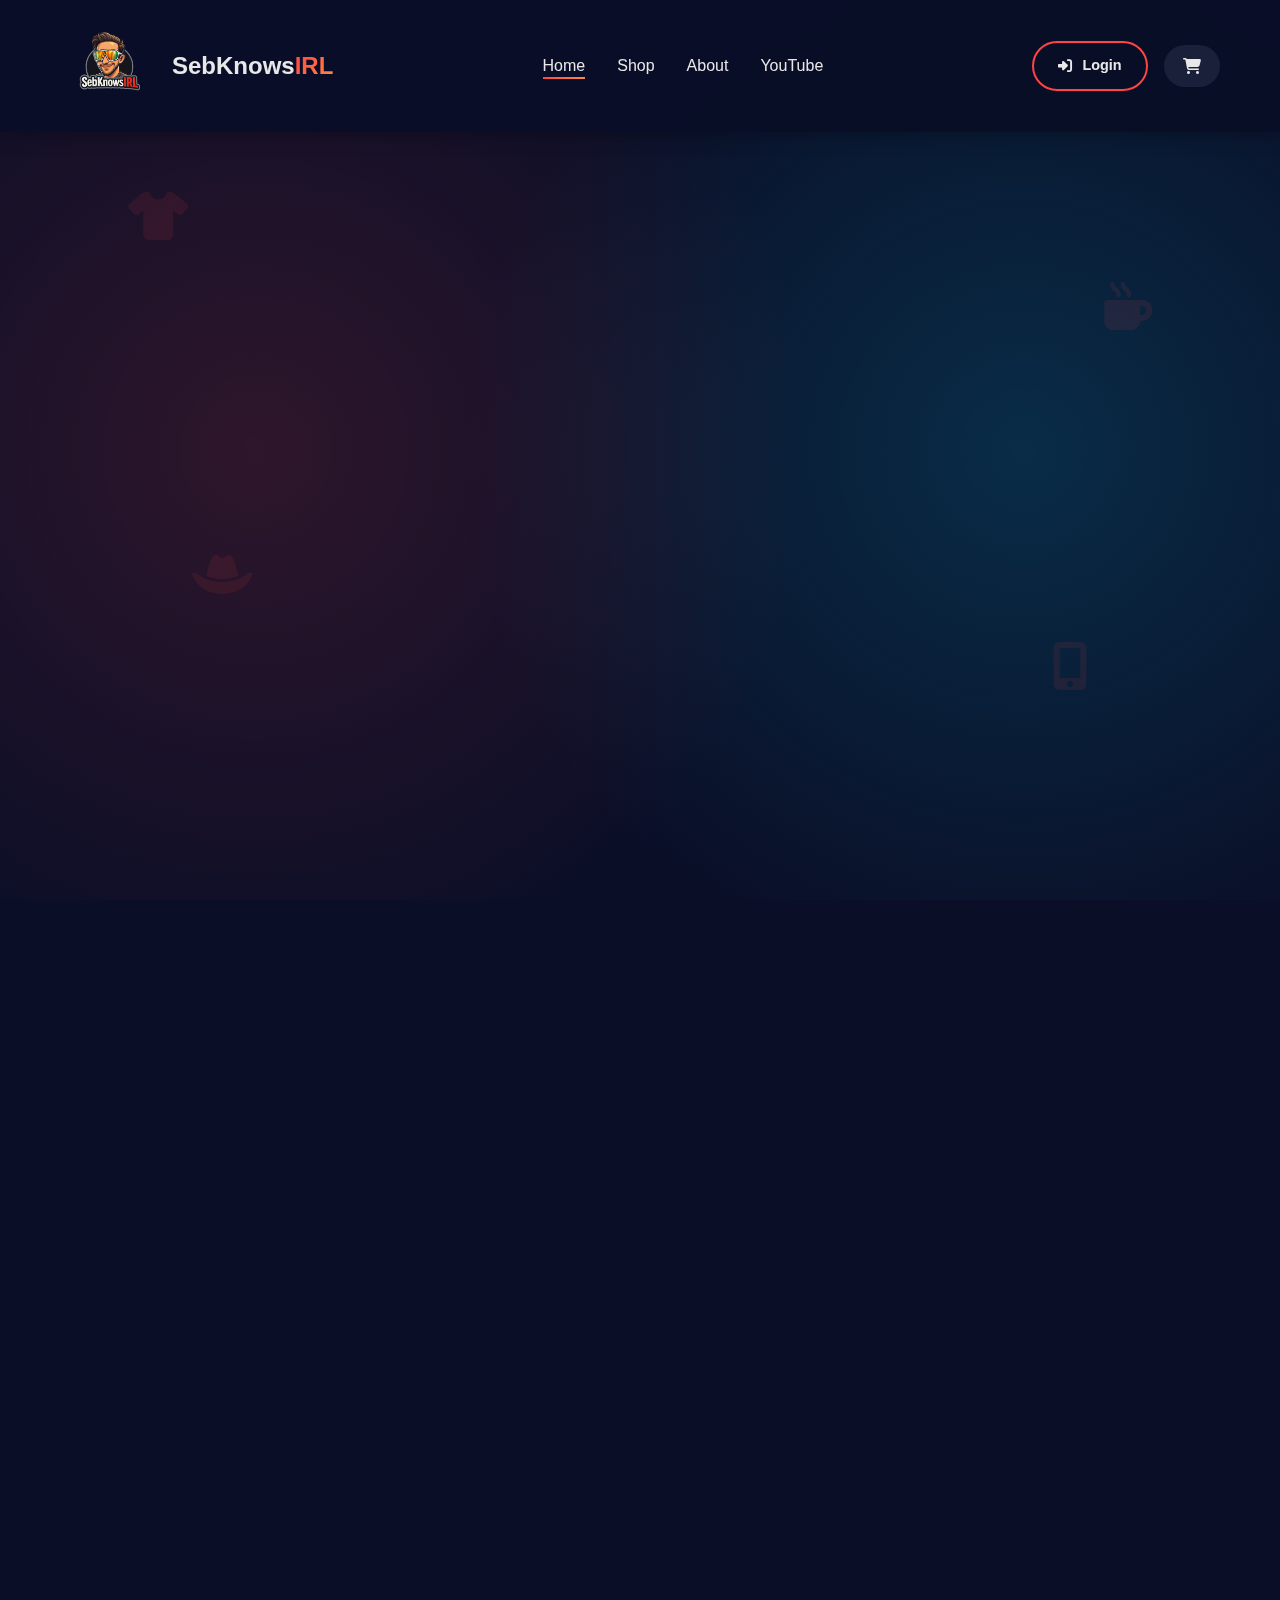
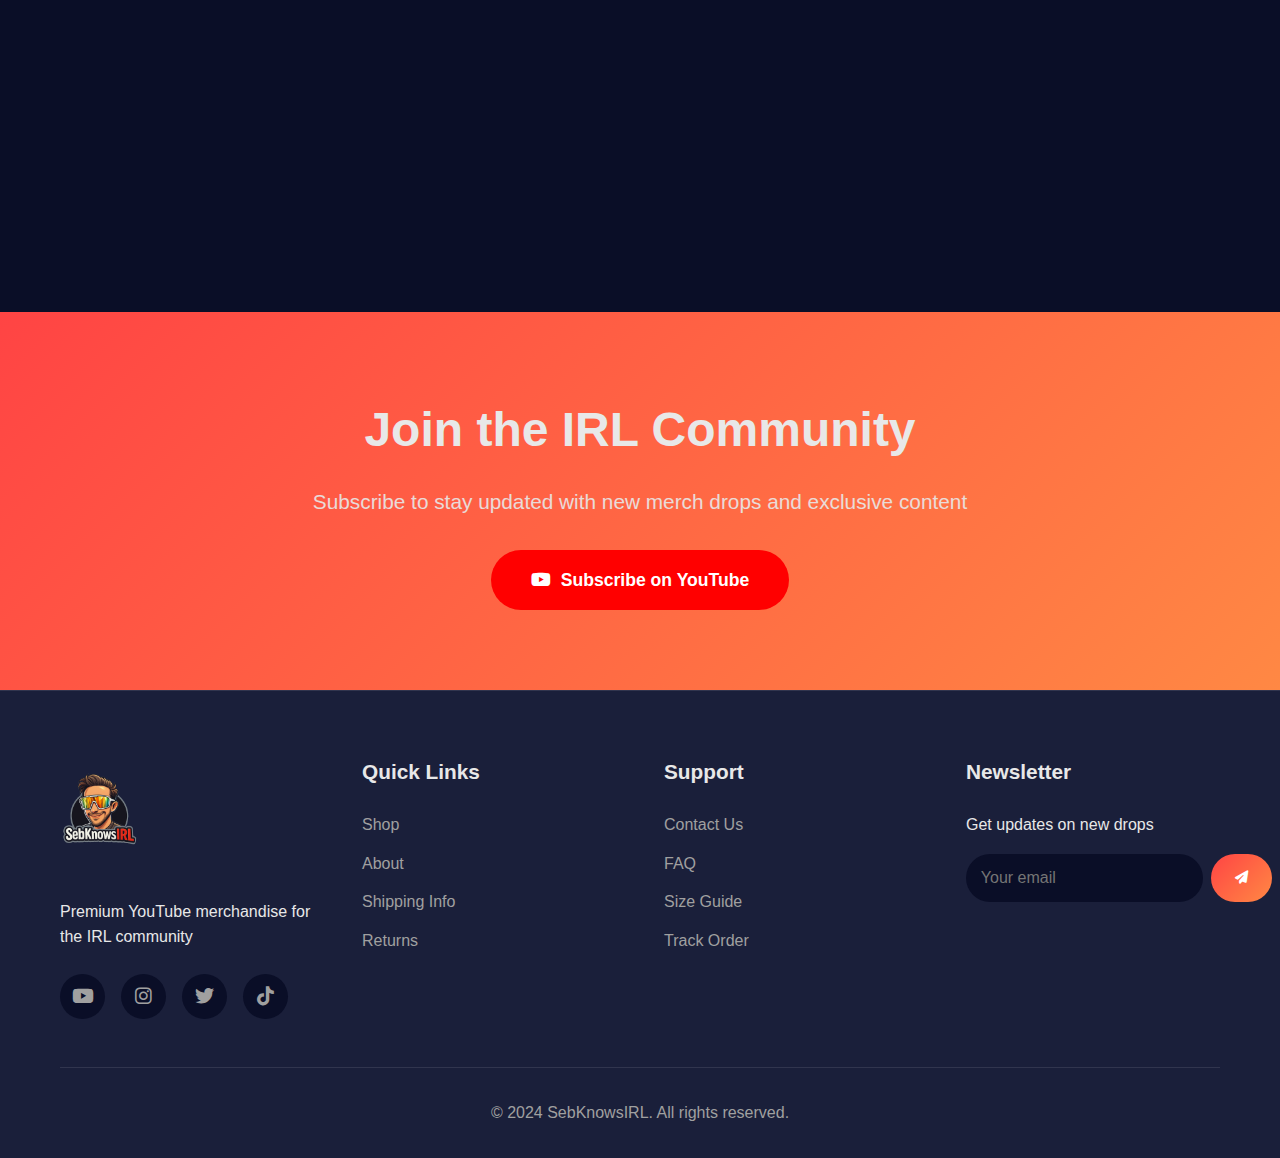
<file: order-success.html>
<!DOCTYPE html>
<html lang="en">
<head>
    <meta charset="UTF-8">
    <meta name="viewport" content="width=device-width, initial-scale=1.0">
    <title>Order Confirmed - SebKnowsIRL</title>
    <link rel="stylesheet" href="css/style.css">
    <link rel="stylesheet" href="https://cdnjs.cloudflare.com/ajax/libs/font-awesome/6.4.0/css/all.min.css">
</head>
<body>
    <!-- Navigation -->
    <nav class="navbar">
        <div class="container">
            <div class="nav-content">
                <a href="index.html" class="logo">
                    <img src="images/logo.png" alt="SebKnowsIRL Logo" class="logo-large">
                    <span class="logo-text">SebKnows<span class="irl">IRL</span></span>
                </a>
                <ul class="nav-links">
                    <li><a href="index.html">Home</a></li>
                    <li><a href="shop.html">Shop</a></li>
                </ul>
            </div>
        </div>
    </nav>

    <!-- Success Section -->
    <section class="success-section">
        <div class="hero-bg"></div>
        <div class="container" style="position: relative; z-index: 10;">
            <div class="success-card">
                <div class="success-icon">
                    <i class="fas fa-check-circle"></i>
                </div>
                <h1>Order Confirmed!</h1>
                <p class="success-message">Thank you for your purchase. Your order has been received and is being processed.</p>
                
                <div class="order-details-card">
                    <h2>Order Details</h2>
                    <div class="order-info-grid">
                        <div class="order-info-item">
                            <span class="label">Order Number:</span>
                            <span class="value" id="order-number">...</span>
                        </div>
                        <div class="order-info-item">
                            <span class="label">Tracking Number:</span>
                            <span class="value tracking-number" id="tracking-number">...</span>
                        </div>
                        <div class="order-info-item">
                            <span class="label">Total Amount:</span>
                            <span class="value" id="order-total">...</span>
                        </div>
                        <div class="order-info-item">
                            <span class="label">Estimated Delivery:</span>
                            <span class="value" id="delivery-date">...</span>
                        </div>
                    </div>
                </div>

                <div class="order-items-card">
                    <h2>Items Ordered</h2>
                    <div id="order-items-list">
                        <!-- Items will be loaded here -->
                    </div>
                </div>

                <div class="shipping-card">
                    <h2>Shipping Address</h2>
                    <div id="shipping-address">
                        <!-- Address will be loaded here -->
                    </div>
                </div>

                <div class="success-actions">
                    <a href="track-order.html" class="btn btn-primary">
                        <i class="fas fa-shipping-fast"></i>
                        Track Order
                    </a>
                    <a href="shop.html" class="btn btn-outline">
                        <i class="fas fa-store"></i>
                        Continue Shopping
                    </a>
                </div>

                <div class="email-notice">
                    <i class="fas fa-envelope"></i>
                    <p>A confirmation email has been sent to <strong id="order-email">...</strong></p>
                </div>
            </div>
        </div>
    </section>

    <script src="js/auth.js"></script>
    <script>
        document.addEventListener('DOMContentLoaded', function() {
            const orderData = JSON.parse(localStorage.getItem('last_order') || '{}');
            
            if (!orderData.id) {
                window.location.href = 'index.html';
                return;
            }
            
            // Display order details
            document.getElementById('order-number').textContent = `#${orderData.id}`;
            document.getElementById('tracking-number').textContent = orderData.trackingNumber;
            document.getElementById('order-total').textContent = `£${orderData.total.toFixed(2)}`;
            document.getElementById('order-email').textContent = orderData.shipping.email;
            
            // Calculate delivery date
            const deliveryDays = orderData.shippingMethod === 'next-day' ? 1 : 
                               orderData.shippingMethod === 'express' ? 3 : 7;
            const deliveryDate = new Date();
            deliveryDate.setDate(deliveryDate.getDate() + deliveryDays);
            document.getElementById('delivery-date').textContent = deliveryDate.toLocaleDateString('en-GB', {
                weekday: 'long',
                year: 'numeric',
                month: 'long',
                day: 'numeric'
            });
            
            // Display items
            const itemsList = document.getElementById('order-items-list');
            itemsList.innerHTML = orderData.items.map(item => `
                <div class="success-order-item">
                    <img src="${item.image}" alt="${item.name}">
                    <div class="item-details">
                        <h4>${item.name}</h4>
                        <p>Quantity: ${item.quantity}</p>
                        ${item.size ? `<p>Size: ${item.size}</p>` : ''}
                        ${item.color ? `<p>Color: ${item.color}</p>` : ''}
                    </div>
                    <div class="item-price">£${(item.price * item.quantity).toFixed(2)}</div>
                </div>
            `).join('');
            
            // Display shipping address
            const shippingDiv = document.getElementById('shipping-address');
            shippingDiv.innerHTML = `
                <p><strong>${orderData.shipping.firstName} ${orderData.shipping.lastName}</strong></p>
                <p>${orderData.shipping.address1}</p>
                ${orderData.shipping.address2 ? `<p>${orderData.shipping.address2}</p>` : ''}
                <p>${orderData.shipping.city}, ${orderData.shipping.postcode}</p>
                <p>${orderData.shipping.country}</p>
                <p>Phone: ${orderData.shipping.phone}</p>
            `;
        });
    </script>
</body>
</html>
</file>
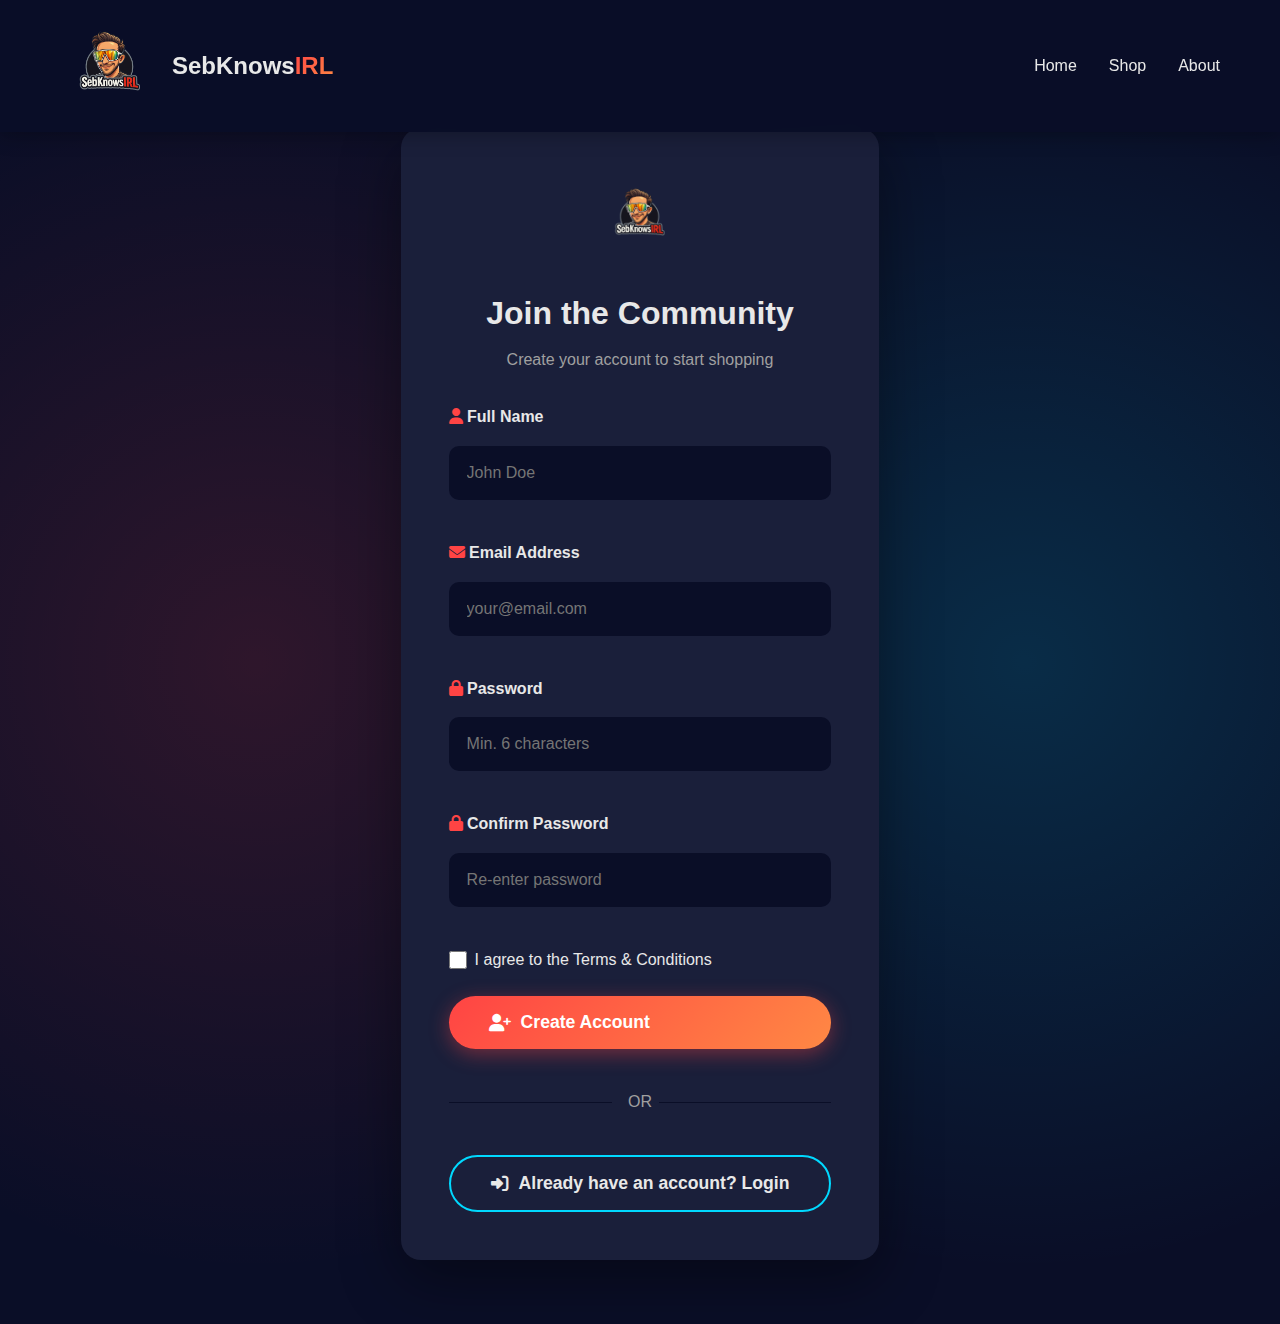
<file: register.html>
<!DOCTYPE html>
<html lang="en">
<head>
    <meta charset="UTF-8">
    <meta name="viewport" content="width=device-width, initial-scale=1.0">
    <title>Register - SebKnowsIRL</title>
    <link rel="stylesheet" href="css/style.css">
    <link rel="stylesheet" href="https://cdnjs.cloudflare.com/ajax/libs/font-awesome/6.4.0/css/all.min.css">
</head>
<body>
    <!-- Navigation -->
    <nav class="navbar">
        <div class="container">
            <div class="nav-content">
                <a href="index.html" class="logo">
                    <img src="images/logo.png" alt="SebKnowsIRL Logo">
                    <span class="logo-text">SebKnows<span class="irl">IRL</span></span>
                </a>
                <ul class="nav-links">
                    <li><a href="index.html">Home</a></li>
                    <li><a href="shop.html">Shop</a></li>
                    <li><a href="about.html">About</a></li>
                </ul>
                <button class="mobile-toggle">
                    <i class="fas fa-bars"></i>
                </button>
            </div>
        </div>
    </nav>

    <!-- Register Section -->
    <section class="auth-section">
        <div class="hero-bg" style="z-index: 1;"></div>
        <div class="container" style="position: relative; z-index: 10;">
            <div class="auth-container">
                <div class="auth-card">
                    <div class="auth-header">
                        <img src="images/logo.png" alt="Logo" class="auth-logo">
                        <h2>Join the Community</h2>
                        <p>Create your account to start shopping</p>
                    </div>
                    
                    <form id="register-form" class="auth-form">
                        <div class="form-group">
                            <label for="name">
                                <i class="fas fa-user"></i>
                                Full Name
                            </label>
                            <input type="text" id="name" name="name" required placeholder="John Doe" autocomplete="name">
                        </div>
                        
                        <div class="form-group">
                            <label for="email">
                                <i class="fas fa-envelope"></i>
                                Email Address
                            </label>
                            <input type="email" id="email" name="email" required placeholder="your@email.com" autocomplete="email">
                        </div>
                        
                        <div class="form-group">
                            <label for="password">
                                <i class="fas fa-lock"></i>
                                Password
                            </label>
                            <input type="password" id="password" name="password" required placeholder="Min. 6 characters" autocomplete="new-password">
                        </div>
                        
                        <div class="form-group">
                            <label for="confirm-password">
                                <i class="fas fa-lock"></i>
                                Confirm Password
                            </label>
                            <input type="password" id="confirm-password" name="confirm-password" required placeholder="Re-enter password" autocomplete="new-password">
                        </div>
                        
                        <div class="form-options">
                            <label class="checkbox-label">
                                <input type="checkbox" id="terms" name="terms" required>
                                <span>I agree to the Terms & Conditions</span>
                            </label>
                        </div>
                        
                        <button type="submit" class="btn btn-primary btn-block">
                            <i class="fas fa-user-plus"></i>
                            Create Account
                        </button>
                        
                        <div class="auth-divider">
                            <span>OR</span>
                        </div>
                        
                        <button type="button" class="btn btn-secondary btn-block" onclick="window.location.href='login.html'">
                            <i class="fas fa-sign-in-alt"></i>
                            Already have an account? Login
                        </button>
                    </form>
                </div>
            </div>
        </div>
    </section>

    <script src="js/auth.js"></script>
    <script>
        document.addEventListener('DOMContentLoaded', function() {
            const form = document.getElementById('register-form');
            const nameInput = document.getElementById('name');
            const emailInput = document.getElementById('email');
            const passwordInput = document.getElementById('password');
            const confirmPasswordInput = document.getElementById('confirm-password');
            const termsInput = document.getElementById('terms');
            
            // Ensure inputs are focusable
            [nameInput, emailInput, passwordInput, confirmPasswordInput, termsInput].forEach(input => {
                if (input) input.style.pointerEvents = 'auto';
            });
            
            form.addEventListener('submit', function(e) {
                e.preventDefault();
                
                const name = nameInput.value.trim();
                const email = emailInput.value.trim();
                const password = passwordInput.value.trim();
                const confirmPassword = confirmPasswordInput.value.trim();
                const termsAccepted = termsInput.checked;
                
                console.log('Registration attempt:', email); // Debug
                
                if (!name || !email || !password || !confirmPassword) {
                    alert('Please fill in all fields!');
                    return;
                }
                
                if (!termsAccepted) {
                    alert('Please accept the Terms & Conditions!');
                    return;
                }
                
                if (password !== confirmPassword) {
                    alert('Passwords do not match!');
                    return;
                }
                
                if (password.length < 6) {
                    alert('Password must be at least 6 characters!');
                    return;
                }
                
                if (Auth.register(name, email, password)) {
                    alert('Account created successfully! You can now login.');
                    window.location.href = 'login.html';
                } else {
                    alert('Email already exists! Please use a different email or login.');
                }
            });
            
            // Mobile menu
            const mobileToggle = document.querySelector('.mobile-toggle');
            const navLinks = document.querySelector('.nav-links');
            
            if (mobileToggle && navLinks) {
                mobileToggle.addEventListener('click', () => {
                    navLinks.classList.toggle('active');
                });
            }
        });
    </script>
</body>
</html>
</file>
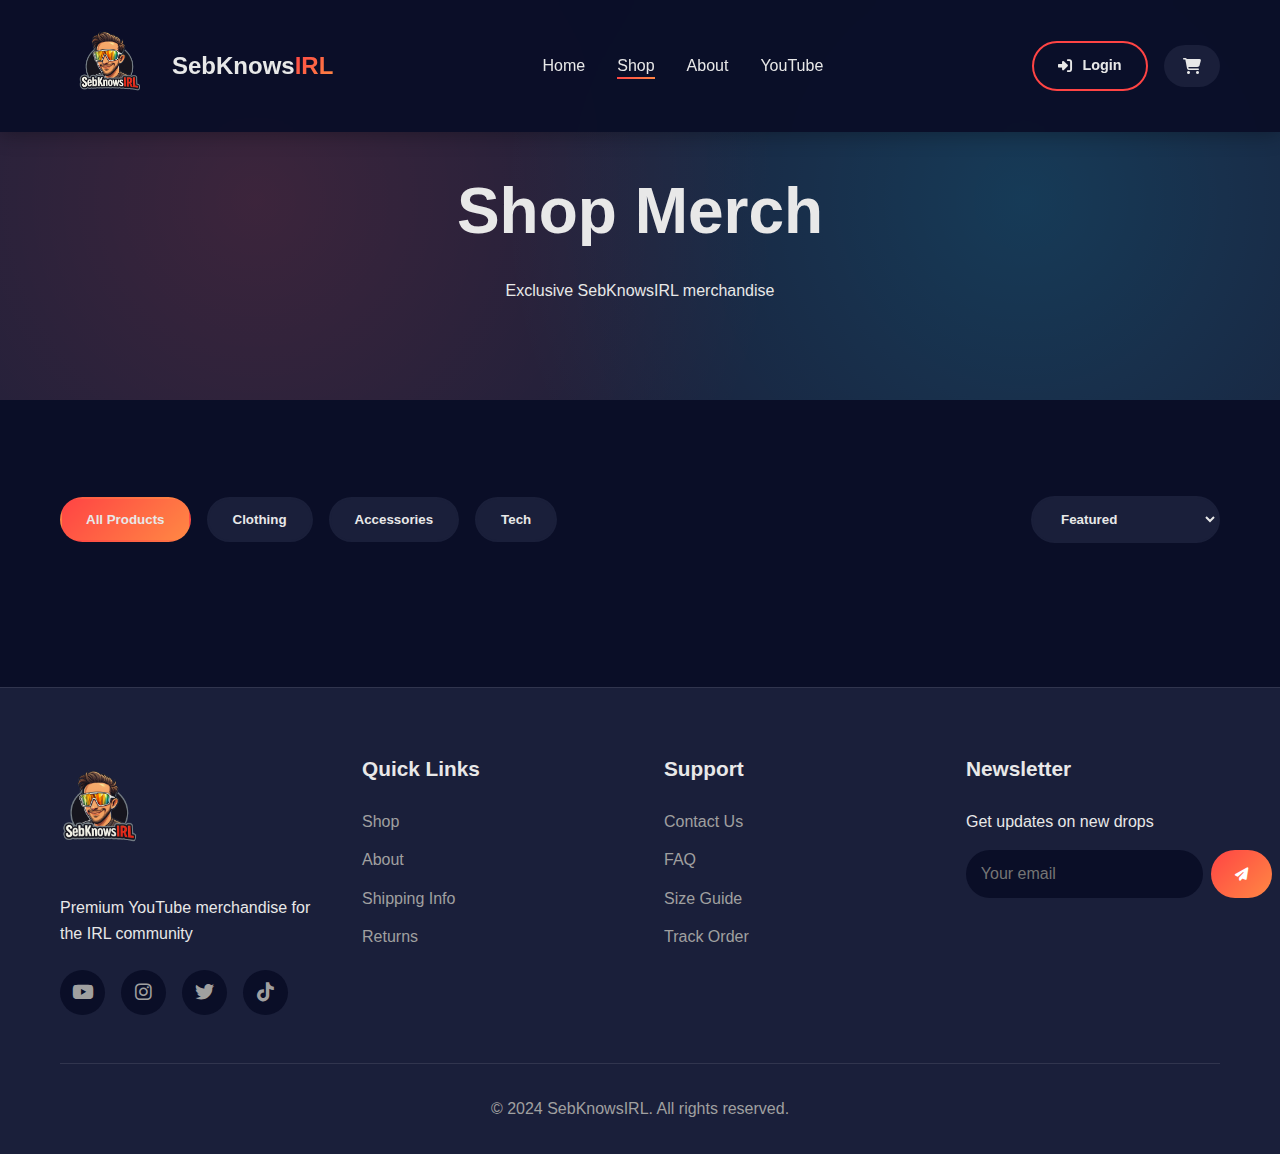
<file: shop.html>
<!DOCTYPE html>
<html lang="en">
<head>
    <meta charset="UTF-8">
    <meta name="viewport" content="width=device-width, initial-scale=1.0">
    <title>Shop - SebKnowsIRL Merch</title>
    <link rel="stylesheet" href="css/style.css">
    <link rel="stylesheet" href="https://cdnjs.cloudflare.com/ajax/libs/font-awesome/6.4.0/css/all.min.css">
</head>
<body>
    <!-- Navigation -->
    <nav class="navbar">
        <div class="container">
            <div class="nav-content">
                <a href="index.html" class="logo">
                    <img src="images/logo.png" alt="SebKnowsIRL Logo">
                    <span class="logo-text">SebKnows<span class="irl">IRL</span></span>
                </a>
                <ul class="nav-links">
                    <li><a href="index.html">Home</a></li>
                    <li><a href="shop.html" class="active">Shop</a></li>
                    <li><a href="about.html">About</a></li>
                    <li><a href="https://youtube.com/@SebKnowsIRL" target="_blank">YouTube</a></li>
                </ul>
                <div class="nav-actions">
                    <div class="user-menu" id="user-menu"></div>
                    <a href="cart.html" class="cart-btn">
                        <i class="fas fa-shopping-cart"></i>
                        <span class="cart-count">0</span>
                    </a>
                    <button class="mobile-toggle">
                        <i class="fas fa-bars"></i>
                    </button>
                </div>
            </div>
        </div>
    </nav>

    <!-- Shop Header -->
    <section class="page-header">
        <div class="hero-bg"></div>
        <div class="container">
            <h1>Shop Merch</h1>
            <p>Exclusive SebKnowsIRL merchandise</p>
        </div>
    </section>

    <!-- Shop Section -->
    <section class="shop-section">
        <div class="container">
            <div class="shop-controls">
                <div class="filter-section">
                    <button class="filter-btn active" data-category="all">All Products</button>
                    <button class="filter-btn" data-category="clothing">Clothing</button>
                    <button class="filter-btn" data-category="accessories">Accessories</button>
                    <button class="filter-btn" data-category="tech">Tech</button>
                </div>
                <div class="sort-section">
                    <select id="sort-select" class="sort-select">
                        <option value="featured">Featured</option>
                        <option value="price-low">Price: Low to High</option>
                        <option value="price-high">Price: High to Low</option>
                        <option value="newest">Newest</option>
                    </select>
                </div>
            </div>
            
            <div class="products-grid" id="all-products">
                <!-- Products will be loaded here by JavaScript -->
            </div>
        </div>
    </section>

    <!-- Footer -->
    <footer class="footer">
        <div class="container">
            <div class="footer-content">
                <div class="footer-section">
                    <img src="images/logo.png" alt="SebKnowsIRL Logo" class="footer-logo">
                    <p>Premium YouTube merchandise for the IRL community</p>
                    <div class="social-links">
                        <a href="https://youtube.com/@SebKnowsIRL" target="_blank"><i class="fab fa-youtube"></i></a>
                        <a href="#"><i class="fab fa-instagram"></i></a>
                        <a href="#"><i class="fab fa-twitter"></i></a>
                        <a href="#"><i class="fab fa-tiktok"></i></a>
                    </div>
                </div>
                <div class="footer-section">
                    <h4>Quick Links</h4>
                    <ul>
                        <li><a href="shop.html">Shop</a></li>
                        <li><a href="about.html">About</a></li>
                        <li><a href="#">Shipping Info</a></li>
                        <li><a href="#">Returns</a></li>
                    </ul>
                </div>
                <div class="footer-section">
                    <h4>Support</h4>
                    <ul>
                        <li><a href="#">Contact Us</a></li>
                        <li><a href="#">FAQ</a></li>
                        <li><a href="#">Size Guide</a></li>
                        <li><a href="#">Track Order</a></li>
                    </ul>
                </div>
                <div class="footer-section">
                    <h4>Newsletter</h4>
                    <p>Get updates on new drops</p>
                    <form class="newsletter-form">
                        <input type="email" placeholder="Your email" required>
                        <button type="submit"><i class="fas fa-paper-plane"></i></button>
                    </form>
                </div>
            </div>
            <div class="footer-bottom">
                <p>&copy; 2024 SebKnowsIRL. All rights reserved.</p>
            </div>
        </div>
    </footer>

    <script src="js/auth.js"></script>
    <script src="js/cart.js"></script>
    <script src="js/main.js"></script>
</body>
</html>
</file>
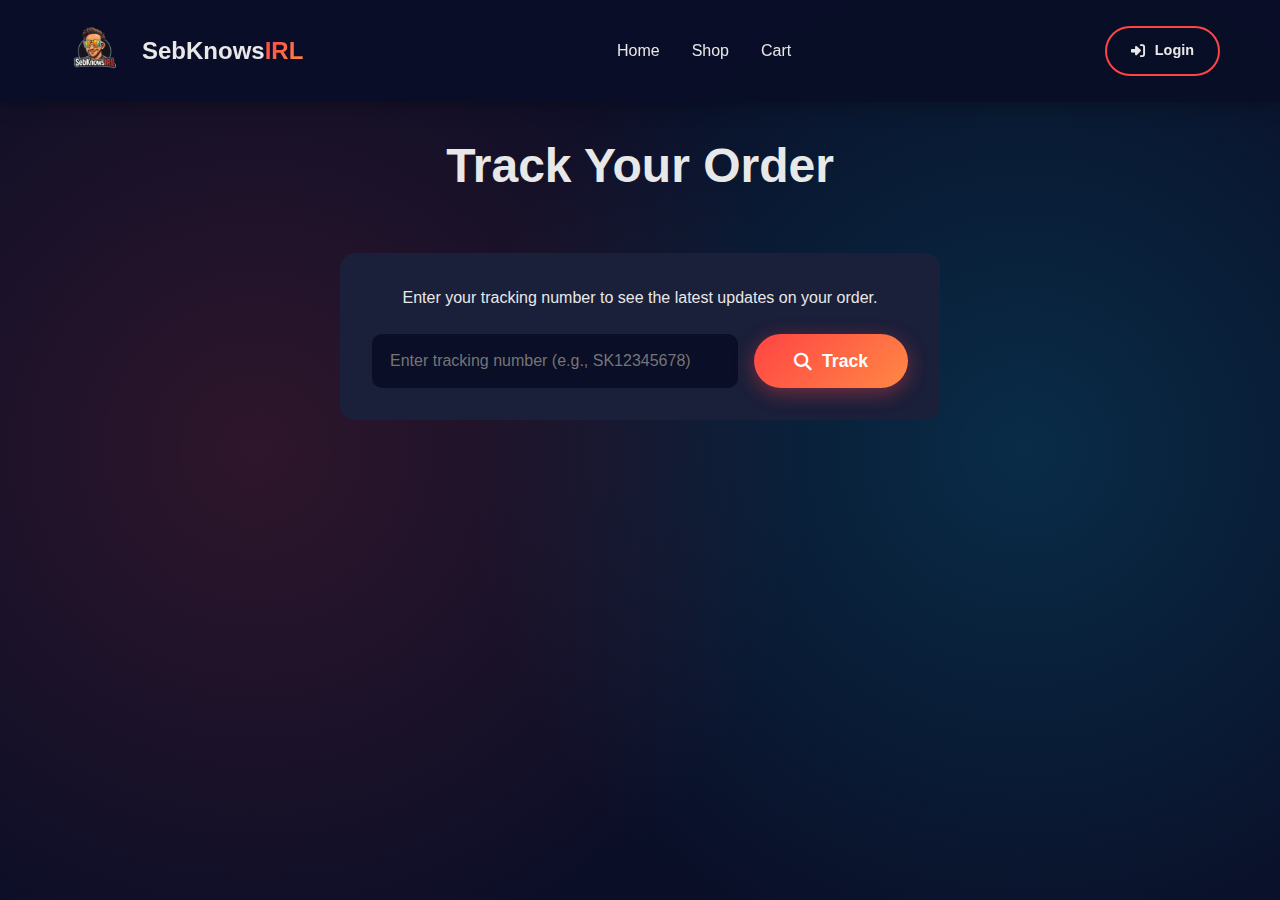
<file: track-order.html>
<!DOCTYPE html>
<html lang="en">
<head>
    <meta charset="UTF-8">
    <meta name="viewport" content="width=device-width, initial-scale=1.0">
    <title>Track Order - SebKnowsIRL</title>
    <link rel="stylesheet" href="css/style.css">
    <link rel="stylesheet" href="https://cdnjs.cloudflare.com/ajax/libs/font-awesome/6.4.0/css/all.min.css">
</head>
<body>
    <!-- Navigation -->
    <nav class="navbar">
        <div class="container">
            <div class="nav-content">
                <a href="index.html" class="logo">
                    <img src="images/logo.png" alt="SebKnowsIRL Logo" class="logo-large">
                    <span class="logo-text">SebKnows<span class="irl">IRL</span></span>
                </a>
                <ul class="nav-links">
                    <li><a href="index.html">Home</a></li>
                    <li><a href="shop.html">Shop</a></li>
                    <li><a href="cart.html">Cart</a></li>
                </ul>
                <div class="nav-actions">
                    <div class="user-menu" id="user-menu"></div>
                    <button class="mobile-toggle">
                        <i class="fas fa-bars"></i>
                    </button>
                </div>
            </div>
        </div>
    </nav>

    <!-- Track Order Section -->
    <section class="track-section">
        <div class="hero-bg"></div>
        <div class="container" style="position: relative; z-index: 10;">
            <h1 class="page-title">Track Your Order</h1>
            
            <div class="track-search-card">
                <p>Enter your tracking number to see the latest updates on your order.</p>
                <div class="track-search">
                    <input type="text" id="tracking-input" placeholder="Enter tracking number (e.g., SK12345678)">
                    <button class="btn btn-primary" onclick="trackOrder()">
                        <i class="fas fa-search"></i>
                        Track
                    </button>
                </div>
            </div>

            <div id="tracking-result" style="display: none;">
                <div class="tracking-card">
                    <div class="tracking-header">
                        <h2>Order #<span id="result-order-id"></span></h2>
                        <span class="tracking-status" id="result-status"></span>
                    </div>
                    
                    <div class="tracking-timeline">
                        <div class="timeline-item completed">
                            <div class="timeline-icon">
                                <i class="fas fa-check"></i>
                            </div>
                            <div class="timeline-content">
                                <h4>Order Placed</h4>
                                <p id="date-placed"></p>
                            </div>
                        </div>
                        
                        <div class="timeline-item" id="timeline-processing">
                            <div class="timeline-icon">
                                <i class="fas fa-box"></i>
                            </div>
                            <div class="timeline-content">
                                <h4>Processing</h4>
                                <p>Preparing your items</p>
                            </div>
                        </div>
                        
                        <div class="timeline-item" id="timeline-shipped">
                            <div class="timeline-icon">
                                <i class="fas fa-shipping-fast"></i>
                            </div>
                            <div class="timeline-content">
                                <h4>Shipped</h4>
                                <p>On the way to you</p>
                            </div>
                        </div>
                        
                        <div class="timeline-item" id="timeline-delivered">
                            <div class="timeline-icon">
                                <i class="fas fa-home"></i>
                            </div>
                            <div class="timeline-content">
                                <h4>Delivered</h4>
                                <p>Package delivered</p>
                            </div>
                        </div>
                    </div>

                    <div class="tracking-details">
                        <div class="detail-row">
                            <span class="detail-label">Tracking Number:</span>
                            <span class="detail-value" id="result-tracking"></span>
                        </div>
                        <div class="detail-row">
                            <span class="detail-label">Shipping Method:</span>
                            <span class="detail-value" id="result-shipping-method"></span>
                        </div>
                        <div class="detail-row">
                            <span class="detail-label">Estimated Delivery:</span>
                            <span class="detail-value" id="result-delivery-date"></span>
                        </div>
                        <div class="detail-row">
                            <span class="detail-label">Shipping Address:</span>
                            <span class="detail-value" id="result-address"></span>
                        </div>
                    </div>

                    <div class="tracking-items">
                        <h3>Items in this order</h3>
                        <div id="result-items"></div>
                    </div>
                </div>
            </div>

            <div id="tracking-error" class="error-message" style="display: none;">
                <i class="fas fa-exclamation-circle"></i>
                <p>No order found with that tracking number. Please check and try again.</p>
            </div>
        </div>
    </section>

    <script src="js/auth.js"></script>
    <script src="js/cart.js"></script>
    <script>
        // Auto-load if coming from success page
        document.addEventListener('DOMContentLoaded', function() {
            const lastOrder = JSON.parse(localStorage.getItem('last_order') || '{}');
            if (lastOrder.trackingNumber) {
                document.getElementById('tracking-input').value = lastOrder.trackingNumber;
                trackOrder();
            }
        });

        function trackOrder() {
            const trackingNumber = document.getElementById('tracking-input').value.trim();
            
            if (!trackingNumber) {
                alert('Please enter a tracking number');
                return;
            }
            
            // Find order
            const orders = JSON.parse(localStorage.getItem('sebknows_orders') || '[]');
            const order = orders.find(o => o.trackingNumber === trackingNumber);
            
            const resultDiv = document.getElementById('tracking-result');
            const errorDiv = document.getElementById('tracking-error');
            
            if (!order) {
                resultDiv.style.display = 'none';
                errorDiv.style.display = 'block';
                return;
            }
            
            // Show result
            resultDiv.style.display = 'block';
            errorDiv.style.display = 'none';
            
            // Fill in details
            document.getElementById('result-order-id').textContent = order.id;
            document.getElementById('result-status').textContent = order.status.toUpperCase();
            document.getElementById('result-status').className = `tracking-status status-${order.status}`;
            document.getElementById('result-tracking').textContent = order.trackingNumber;
            document.getElementById('date-placed').textContent = new Date(order.date).toLocaleDateString('en-GB');
            
            // Shipping method
            const shippingMethods = {
                'standard': 'Standard Shipping (5-7 days)',
                'express': 'Express Shipping (2-3 days)',
                'next-day': 'Next Day Delivery'
            };
            document.getElementById('result-shipping-method').textContent = shippingMethods[order.shippingMethod] || order.shippingMethod;
            
            // Delivery date
            const deliveryDays = order.shippingMethod === 'next-day' ? 1 : 
                               order.shippingMethod === 'express' ? 3 : 7;
            const deliveryDate = new Date(order.date);
            deliveryDate.setDate(deliveryDate.getDate() + deliveryDays);
            document.getElementById('result-delivery-date').textContent = deliveryDate.toLocaleDateString('en-GB');
            
            // Address
            document.getElementById('result-address').textContent = 
                `${order.shipping.address1}, ${order.shipping.city}, ${order.shipping.postcode}`;
            
            // Items
            document.getElementById('result-items').innerHTML = order.items.map(item => `
                <div class="track-item">
                    <img src="${item.image}" alt="${item.name}">
                    <div>
                        <h4>${item.name}</h4>
                        <p>Quantity: ${item.quantity}</p>
                    </div>
                </div>
            `).join('');
            
            // Update timeline
            updateTimeline(order.status);
        }
        
        function updateTimeline(status) {
            const statuses = ['pending', 'processing', 'shipped', 'delivered'];
            const currentIndex = statuses.indexOf(status);
            
            // Mark completed stages
            if (currentIndex >= 1) {
                document.getElementById('timeline-processing').classList.add('completed');
            }
            if (currentIndex >= 2) {
                document.getElementById('timeline-shipped').classList.add('completed');
            }
            if (currentIndex >= 3) {
                document.getElementById('timeline-delivered').classList.add('completed');
            }
            
            // Mark active stage
            if (currentIndex >= 0 && currentIndex < 4) {
                const timelineItems = ['timeline-placed', 'timeline-processing', 'timeline-shipped', 'timeline-delivered'];
                if (document.getElementById(timelineItems[currentIndex])) {
                    document.getElementById(timelineItems[currentIndex]).classList.add('active');
                }
            }
        }
    </script>
</body>
</html>
</file>
<file: css/style.css>
/* ========== RESET & BASE ========== */
* {
    margin: 0;
    padding: 0;
    box-sizing: border-box;
}

:root {
    --primary: #FF4444;
    --secondary: #00D9FF;
    --dark: #0A0E27;
    --dark-light: #1A1F3A;
    --text: #E8E8E8;
    --text-muted: #A0A0A0;
    --gradient: linear-gradient(135deg, #FF4444 0%, #FF8844 100%);
    --gradient-secondary: linear-gradient(135deg, #00D9FF 0%, #0088FF 100%);
    --shadow: 0 10px 40px rgba(0, 0, 0, 0.3);
    --shadow-lg: 0 20px 60px rgba(0, 0, 0, 0.4);
}

body {
    font-family: 'Segoe UI', Tahoma, Geneva, Verdana, sans-serif;
    background: var(--dark);
    color: var(--text);
    line-height: 1.6;
    overflow-x: hidden;
}

.container {
    max-width: 1200px;
    margin: 0 auto;
    padding: 0 20px;
}

/* ========== NAVIGATION ========== */
.navbar {
    position: fixed;
    top: 0;
    width: 100%;
    background: rgba(10, 14, 39, 0.95);
    backdrop-filter: blur(10px);
    z-index: 1000;
    box-shadow: 0 2px 20px rgba(0, 0, 0, 0.3);
    transition: all 0.3s ease;
}

.nav-content {
    display: flex;
    justify-content: space-between;
    align-items: center;
    padding: 1rem 0;
}

.logo {
    display: flex;
    align-items: center;
    gap: 12px;
    text-decoration: none;
}

.logo img {
    width: 100px;
    height: 100px;
    border-radius: 50%;
    transition: transform 0.3s ease;
}

.logo:hover img {
    transform: rotate(360deg) scale(1.1);
}

.logo-text {
    font-size: 1.5rem;
    font-weight: bold;
    color: var(--text);
}

.logo-text .irl {
    background: var(--gradient);
    -webkit-background-clip: text;
    -webkit-text-fill-color: transparent;
    background-clip: text;
}

.nav-links {
    display: flex;
    list-style: none;
    gap: 2rem;
}

.nav-links a {
    color: var(--text);
    text-decoration: none;
    font-weight: 500;
    transition: all 0.3s ease;
    position: relative;
    padding: 5px 0;
}

.nav-links a::after {
    content: '';
    position: absolute;
    bottom: 0;
    left: 0;
    width: 0;
    height: 2px;
    background: var(--gradient);
    transition: width 0.3s ease;
}

.nav-links a:hover::after,
.nav-links a.active::after {
    width: 100%;
}

.nav-actions {
    display: flex;
    align-items: center;
    gap: 1rem;
}

.cart-btn {
    position: relative;
    background: var(--dark-light);
    color: var(--text);
    padding: 0.8rem 1.2rem;
    border-radius: 50px;
    text-decoration: none;
    transition: all 0.3s ease;
    display: flex;
    align-items: center;
    gap: 8px;
}

.cart-btn:hover {
    background: var(--gradient);
    transform: translateY(-2px);
    box-shadow: var(--shadow);
}

.cart-count {
    background: var(--primary);
    color: white;
    border-radius: 50%;
    width: 22px;
    height: 22px;
    display: flex;
    align-items: center;
    justify-content: center;
    font-size: 0.75rem;
    font-weight: bold;
}

.mobile-toggle {
    display: none;
    background: none;
    border: none;
    color: var(--text);
    font-size: 1.5rem;
    cursor: pointer;
}

/* ========== HERO SECTION ========== */
.hero {
    min-height: 100vh;
    display: flex;
    align-items: center;
    justify-content: center;
    position: relative;
    overflow: hidden;
    padding-top: 80px;
}

.hero-bg {
    position: absolute;
    top: 0;
    left: 0;
    width: 100%;
    height: 100%;
    background: radial-gradient(circle at 20% 50%, rgba(255, 68, 68, 0.15) 0%, transparent 50%),
                radial-gradient(circle at 80% 50%, rgba(0, 217, 255, 0.15) 0%, transparent 50%);
    animation: bgPulse 10s ease-in-out infinite;
}

@keyframes bgPulse {
    0%, 100% { opacity: 0.5; }
    50% { opacity: 0.8; }
}

.hero-content {
    text-align: center;
    z-index: 10;
    max-width: 900px;
}

.hero-title {
    font-size: 4rem;
    font-weight: 900;
    margin-bottom: 1.5rem;
    line-height: 1.2;
}

.animate-word {
    display: inline-block;
    animation: fadeInUp 0.8s ease forwards;
    opacity: 0;
}

.animate-word:nth-child(1) { animation-delay: 0.1s; }
.animate-word:nth-child(2) { animation-delay: 0.2s; }
.animate-word:nth-child(3) { animation-delay: 0.3s; }
.animate-word:nth-child(4) { animation-delay: 0.4s; }
.animate-word:nth-child(6) { animation-delay: 0.6s; }
.animate-word:nth-child(7) { animation-delay: 0.7s; }

@keyframes fadeInUp {
    to {
        opacity: 1;
        transform: translateY(0);
    }
    from {
        opacity: 0;
        transform: translateY(20px);
    }
}

.hero-brand {
    display: block;
    font-size: 5rem;
    margin: 20px 0;
    animation: fadeInUp 0.8s ease 0.5s forwards;
    opacity: 0;
}

.irl-gradient {
    background: var(--gradient);
    -webkit-background-clip: text;
    -webkit-text-fill-color: transparent;
    background-clip: text;
}

.hero-subtitle {
    font-size: 1.5rem;
    color: var(--text-muted);
    margin-bottom: 3rem;
    animation: fadeInUp 0.8s ease 0.8s forwards;
    opacity: 0;
}

.hero-cta {
    display: flex;
    gap: 1rem;
    justify-content: center;
    flex-wrap: wrap;
    animation: fadeInUp 0.8s ease 1s forwards;
    opacity: 0;
}

.btn {
    padding: 1rem 2.5rem;
    border-radius: 50px;
    text-decoration: none;
    font-weight: 600;
    font-size: 1.1rem;
    transition: all 0.3s ease;
    display: inline-flex;
    align-items: center;
    gap: 10px;
    border: none;
    cursor: pointer;
}

.btn-primary {
    background: var(--gradient);
    color: white;
    box-shadow: 0 5px 20px rgba(255, 68, 68, 0.4);
}

.btn-primary:hover {
    transform: translateY(-3px);
    box-shadow: 0 8px 30px rgba(255, 68, 68, 0.6);
}

.btn-secondary {
    background: var(--dark-light);
    color: var(--text);
    border: 2px solid var(--secondary);
}

.btn-secondary:hover {
    background: var(--gradient-secondary);
    border-color: transparent;
    transform: translateY(-3px);
    box-shadow: 0 8px 30px rgba(0, 217, 255, 0.4);
}

.btn-youtube {
    background: #FF0000;
    color: white;
}

.btn-youtube:hover {
    background: #CC0000;
    transform: translateY(-3px);
    box-shadow: 0 8px 30px rgba(255, 0, 0, 0.4);
}

.floating-elements {
    position: absolute;
    width: 100%;
    height: 100%;
    top: 0;
    left: 0;
    pointer-events: none;
}

.float-item {
    position: absolute;
    font-size: 3rem;
    color: rgba(255, 68, 68, 0.1);
    animation: float 6s ease-in-out infinite;
}

.float-item:nth-child(2) { animation-delay: 1s; }
.float-item:nth-child(3) { animation-delay: 2s; }
.float-item:nth-child(4) { animation-delay: 3s; }

@keyframes float {
    0%, 100% { transform: translateY(0) rotate(0deg); }
    50% { transform: translateY(-30px) rotate(10deg); }
}

/* ========== SECTIONS ========== */
.section-header {
    text-align: center;
    margin-bottom: 4rem;
}

.section-title {
    font-size: 3rem;
    font-weight: 800;
    margin-bottom: 1rem;
}

.section-subtitle {
    font-size: 1.2rem;
    color: var(--text-muted);
}

.section-footer {
    text-align: center;
    margin-top: 4rem;
}

/* ========== PRODUCTS ========== */
.featured-products, .shop-section {
    padding: 6rem 0;
    background: var(--dark);
}

.products-grid {
    display: grid;
    grid-template-columns: repeat(auto-fill, minmax(280px, 1fr));
    gap: 2rem;
}

.product-card {
    background: var(--dark-light);
    border-radius: 20px;
    overflow: hidden;
    transition: all 0.3s ease;
    cursor: pointer;
    position: relative;
}

.product-card:hover {
    transform: translateY(-10px);
    box-shadow: var(--shadow-lg);
}

.product-image {
    width: 100%;
    height: 300px;
    background: linear-gradient(135deg, #1a1f3a 0%, #0a0e27 100%);
    display: flex;
    align-items: center;
    justify-content: center;
    font-size: 5rem;
    position: relative;
    overflow: hidden;
}

.product-badge {
    position: absolute;
    top: 15px;
    right: 15px;
    background: var(--gradient);
    color: white;
    padding: 5px 15px;
    border-radius: 20px;
    font-size: 0.8rem;
    font-weight: bold;
}

.product-info {
    padding: 1.5rem;
}

.product-category {
    color: var(--text-muted);
    font-size: 0.85rem;
    text-transform: uppercase;
    letter-spacing: 1px;
    margin-bottom: 0.5rem;
}

.product-name {
    font-size: 1.3rem;
    font-weight: 700;
    margin-bottom: 0.5rem;
}

.product-price {
    color: var(--primary);
    font-size: 1.5rem;
    font-weight: 800;
    margin-bottom: 1rem;
}

.product-actions {
    display: flex;
    gap: 0.5rem;
}

.btn-small {
    padding: 0.7rem 1.5rem;
    font-size: 0.9rem;
    flex: 1;
}

.btn-outline {
    background: transparent;
    border: 2px solid var(--primary);
    color: var(--text);
}

.btn-outline:hover {
    background: var(--gradient);
    border-color: transparent;
}

.btn-block {
    width: 100%;
}

/* ========== STATS SECTION ========== */
.stats-section {
    background: var(--dark-light);
    padding: 5rem 0;
}

.stats-grid {
    display: grid;
    grid-template-columns: repeat(auto-fit, minmax(200px, 1fr));
    gap: 3rem;
    text-align: center;
}

.stat-card {
    padding: 2rem;
    border-radius: 15px;
    transition: all 0.3s ease;
}

.stat-card:hover {
    transform: translateY(-5px);
    background: var(--dark);
}

.stat-card i {
    font-size: 3rem;
    background: var(--gradient);
    -webkit-background-clip: text;
    -webkit-text-fill-color: transparent;
    background-clip: text;
    margin-bottom: 1rem;
}

.stat-number {
    font-size: 3rem;
    font-weight: 800;
    margin-bottom: 0.5rem;
}

.stat-label {
    color: var(--text-muted);
    font-size: 1.1rem;
}

/* ========== CTA SECTION ========== */
.cta-section {
    background: var(--gradient);
    padding: 5rem 0;
    text-align: center;
}

.cta-content h2 {
    font-size: 3rem;
    margin-bottom: 1rem;
}

.cta-content p {
    font-size: 1.3rem;
    margin-bottom: 2rem;
    opacity: 0.9;
}

/* ========== SHOP CONTROLS ========== */
.shop-controls {
    display: flex;
    justify-content: space-between;
    align-items: center;
    margin-bottom: 3rem;
    flex-wrap: wrap;
    gap: 1rem;
}

.filter-section {
    display: flex;
    gap: 1rem;
    flex-wrap: wrap;
}

.filter-btn {
    padding: 0.8rem 1.5rem;
    border: 2px solid var(--dark-light);
    background: var(--dark-light);
    color: var(--text);
    border-radius: 50px;
    cursor: pointer;
    transition: all 0.3s ease;
    font-weight: 600;
}

.filter-btn:hover {
    border-color: var(--primary);
}

.filter-btn.active {
    background: var(--gradient);
    border-color: transparent;
}

.sort-select {
    padding: 0.8rem 1.5rem;
    background: var(--dark-light);
    color: var(--text);
    border: 2px solid var(--dark-light);
    border-radius: 50px;
    cursor: pointer;
    font-weight: 600;
}

/* ========== CART PAGE ========== */
.cart-section {
    padding: 8rem 0 6rem;
    min-height: 100vh;
}

.page-title {
    font-size: 3rem;
    margin-bottom: 3rem;
    text-align: center;
}

.empty-cart {
    text-align: center;
    padding: 5rem 2rem;
}

.empty-cart i {
    font-size: 6rem;
    color: var(--text-muted);
    margin-bottom: 2rem;
}

.empty-cart h2 {
    font-size: 2rem;
    margin-bottom: 1rem;
}

.cart-with-items {
    display: grid;
    grid-template-columns: 1fr 400px;
    gap: 3rem;
}

.cart-items {
    display: flex;
    flex-direction: column;
    gap: 1.5rem;
}

.cart-item {
    display: flex;
    gap: 2rem;
    background: var(--dark-light);
    padding: 1.5rem;
    border-radius: 15px;
    align-items: center;
}

.cart-item-image {
    width: 120px;
    height: 120px;
    background: var(--dark);
    border-radius: 10px;
    display: flex;
    align-items: center;
    justify-content: center;
    font-size: 3rem;
}

.cart-item-details {
    flex: 1;
}

.cart-item-name {
    font-size: 1.3rem;
    font-weight: 700;
    margin-bottom: 0.5rem;
}

.cart-item-meta {
    color: var(--text-muted);
    margin-bottom: 1rem;
}

.quantity-controls {
    display: flex;
    align-items: center;
    gap: 1rem;
}

.qty-btn {
    width: 35px;
    height: 35px;
    border-radius: 50%;
    border: none;
    background: var(--dark);
    color: var(--text);
    cursor: pointer;
    font-size: 1.2rem;
    transition: all 0.3s ease;
}

.qty-btn:hover {
    background: var(--gradient);
}

.cart-item-price {
    font-size: 1.5rem;
    font-weight: 800;
    color: var(--primary);
    margin-right: 2rem;
}

.remove-btn {
    background: none;
    border: none;
    color: var(--text-muted);
    font-size: 1.5rem;
    cursor: pointer;
    transition: all 0.3s ease;
}

.remove-btn:hover {
    color: var(--primary);
}

.cart-summary {
    position: sticky;
    top: 100px;
}

.summary-card {
    background: var(--dark-light);
    padding: 2rem;
    border-radius: 15px;
    margin-bottom: 2rem;
}

.summary-card h3 {
    font-size: 1.5rem;
    margin-bottom: 1.5rem;
}

.summary-row {
    display: flex;
    justify-content: space-between;
    margin-bottom: 1rem;
    font-size: 1.1rem;
}

.summary-divider {
    height: 2px;
    background: var(--dark);
    margin: 1.5rem 0;
}

.summary-total {
    font-size: 1.5rem;
    font-weight: 800;
    color: var(--primary);
}

.continue-shopping {
    display: block;
    text-align: center;
    margin-top: 1rem;
    color: var(--text-muted);
    text-decoration: none;
    transition: all 0.3s ease;
}

.continue-shopping:hover {
    color: var(--primary);
}

.trust-badges {
    display: flex;
    flex-direction: column;
    gap: 1rem;
}

.badge {
    display: flex;
    align-items: center;
    gap: 1rem;
    background: var(--dark-light);
    padding: 1rem;
    border-radius: 10px;
}

.badge i {
    color: var(--secondary);
    font-size: 1.5rem;
}

/* ========== ABOUT PAGE ========== */
.page-header {
    padding: 10rem 0 6rem;
    text-align: center;
    background: var(--dark-light);
}

.page-header h1 {
    font-size: 4rem;
    margin-bottom: 1rem;
}

.about-section {
    padding: 6rem 0;
}

.about-grid {
    display: grid;
    grid-template-columns: 1fr 1fr;
    gap: 4rem;
    align-items: center;
}

.about-content h2 {
    font-size: 2.5rem;
    margin-bottom: 2rem;
}

.about-content p {
    font-size: 1.1rem;
    line-height: 1.8;
    margin-bottom: 1.5rem;
    color: var(--text-muted);
}

.values-grid {
    display: grid;
    grid-template-columns: repeat(2, 1fr);
    gap: 2rem;
    margin-top: 3rem;
}

.value-card {
    background: var(--dark-light);
    padding: 2rem;
    border-radius: 15px;
    text-align: center;
    transition: all 0.3s ease;
}

.value-card:hover {
    transform: translateY(-5px);
    box-shadow: var(--shadow);
}

.value-card i {
    font-size: 3rem;
    background: var(--gradient);
    -webkit-background-clip: text;
    -webkit-text-fill-color: transparent;
    background-clip: text;
    margin-bottom: 1rem;
}

.value-card h3 {
    font-size: 1.5rem;
    margin-bottom: 0.5rem;
}

.about-image {
    text-align: center;
}

.about-image img {
    max-width: 100%;
    border-radius: 20px;
    margin-bottom: 2rem;
}

.stats-mini {
    display: flex;
    justify-content: space-around;
    gap: 2rem;
}

.stat-mini {
    text-align: center;
}

.stat-mini h4 {
    font-size: 2rem;
    color: var(--primary);
    margin-bottom: 0.5rem;
}

.mission-section {
    background: var(--dark-light);
    padding: 5rem 0;
}

.mission-content {
    max-width: 800px;
    margin: 0 auto;
    text-align: center;
}

.mission-content h2 {
    font-size: 3rem;
    margin-bottom: 2rem;
}

.mission-content p {
    font-size: 1.2rem;
    line-height: 1.8;
    margin-bottom: 3rem;
    color: var(--text-muted);
}

/* ========== FOOTER ========== */
.footer {
    background: var(--dark-light);
    padding: 4rem 0 2rem;
    border-top: 1px solid rgba(255, 255, 255, 0.1);
}

.footer-content {
    display: grid;
    grid-template-columns: repeat(auto-fit, minmax(250px, 1fr));
    gap: 3rem;
    margin-bottom: 3rem;
}

.footer-section h4 {
    font-size: 1.3rem;
    margin-bottom: 1.5rem;
}

.footer-section ul {
    list-style: none;
}

.footer-section ul li {
    margin-bottom: 0.8rem;
}

.footer-section a {
    color: var(--text-muted);
    text-decoration: none;
    transition: all 0.3s ease;
}

.footer-section a:hover {
    color: var(--primary);
}

.footer-logo {
    width: 80px;
    margin-bottom: 1rem;
    border-radius: 50%;
}

.social-links {
    display: flex;
    gap: 1rem;
    margin-top: 1.5rem;
}

.social-links a {
    width: 45px;
    height: 45px;
    background: var(--dark);
    border-radius: 50%;
    display: flex;
    align-items: center;
    justify-content: center;
    font-size: 1.2rem;
    transition: all 0.3s ease;
}

.social-links a:hover {
    background: var(--gradient);
    transform: translateY(-3px);
}

.newsletter-form {
    display: flex;
    gap: 0.5rem;
    margin-top: 1rem;
}

.newsletter-form input {
    flex: 1;
    padding: 0.8rem;
    background: var(--dark);
    border: 2px solid transparent;
    border-radius: 50px;
    color: var(--text);
    font-size: 1rem;
}

.newsletter-form input:focus {
    outline: none;
    border-color: var(--primary);
}

.newsletter-form button {
    padding: 0.8rem 1.5rem;
    background: var(--gradient);
    border: none;
    border-radius: 50px;
    color: white;
    cursor: pointer;
    transition: all 0.3s ease;
}

.newsletter-form button:hover {
    transform: translateY(-2px);
    box-shadow: var(--shadow);
}

.footer-bottom {
    text-align: center;
    padding-top: 2rem;
    border-top: 1px solid rgba(255, 255, 255, 0.1);
    color: var(--text-muted);
}

/* ========== RESPONSIVE ========== */
@media (max-width: 968px) {
    .nav-links {
        display: none;
    }
    
    .mobile-toggle {
        display: block;
    }
    
    .hero-title {
        font-size: 2.5rem;
    }
    
    .hero-brand {
        font-size: 3rem;
    }
    
    .cart-with-items {
        grid-template-columns: 1fr;
    }
    
    .about-grid {
        grid-template-columns: 1fr;
    }
    
    .values-grid {
        grid-template-columns: 1fr;
    }
}

@media (max-width: 640px) {
    .hero-cta {
        flex-direction: column;
    }
    
    .btn {
        width: 100%;
        justify-content: center;
    }
    
    .products-grid {
        grid-template-columns: 1fr;
    }
    
    .cart-item {
        flex-direction: column;
        text-align: center;
    }
    
    .shop-controls {
        flex-direction: column;
    }
}
/* ========== AUTH PAGES (Login/Register) ========== */
.auth-section {
    min-height: 100vh;
    display: flex;
    align-items: center;
    justify-content: center;
    padding: 8rem 0 4rem;
    background: var(--dark);
}

.auth-container {
    max-width: 500px;
    width: 100%;
}

.auth-card {
    background: var(--dark-light);
    border-radius: 20px;
    padding: 3rem;
    box-shadow: var(--shadow-lg);
}

.auth-header {
    text-align: center;
    margin-bottom: 2rem;
}

.auth-logo {
    width: 80px;
    height: 80px;
    border-radius: 50%;
    margin-bottom: 1.5rem;
}

.auth-header h2 {
    font-size: 2rem;
    margin-bottom: 0.5rem;
}

.auth-header p {
    color: var(--text-muted);
}

.auth-form {
    display: flex;
    flex-direction: column;
    gap: 1.5rem;
}

.form-group {
    display: flex;
    flex-direction: column;
    gap: 0.5rem;
}

.form-group label {
    font-weight: 600;
    display: flex;
    align-items: center;
    gap: 0.5rem;
    color: var(--text);
}

.form-group label i {
    color: var(--primary);
}

.form-group input {
    padding: 1rem;
    background: var(--dark);
    border: 2px solid transparent;
    border-radius: 10px;
    color: var(--text);
    font-size: 1rem;
    transition: all 0.3s ease;
}

.form-group input:focus {
    outline: none;
    border-color: var(--primary);
    background: var(--dark-light);
}

.form-group small {
    color: var(--text-muted);
    font-size: 0.85rem;
}

.form-options {
    display: flex;
    justify-content: space-between;
    align-items: center;
}

.checkbox-label {
    display: flex;
    align-items: center;
    gap: 0.5rem;
    cursor: pointer;
}

.checkbox-label input[type="checkbox"] {
    width: 18px;
    height: 18px;
    cursor: pointer;
}

.forgot-link {
    color: var(--secondary);
    text-decoration: none;
    transition: all 0.3s ease;
}

.forgot-link:hover {
    color: var(--primary);
}

.auth-divider {
    text-align: center;
    position: relative;
    margin: 1rem 0;
}

.auth-divider::before,
.auth-divider::after {
    content: '';
    position: absolute;
    top: 50%;
    width: 45%;
    height: 1px;
    background: var(--dark);
}

.auth-divider::before { left: 0; }
.auth-divider::after { right: 0; }

.auth-divider span {
    background: var(--dark-light);
    padding: 0 1rem;
    color: var(--text-muted);
    position: relative;
}

.demo-credentials {
    margin-top: 2rem;
    padding: 1.5rem;
    background: var(--dark);
    border-radius: 10px;
    text-align: center;
}

.demo-credentials p {
    margin: 0.5rem 0;
    font-size: 0.9rem;
    color: var(--text-muted);
}

.demo-credentials p:first-child {
    font-weight: bold;
    color: var(--text);
    margin-bottom: 1rem;
}

/* ========== USER MENU DROPDOWN ========== */
.user-dropdown {
    position: relative;
}

.user-btn {
    display: flex;
    align-items: center;
    gap: 0.5rem;
    background: var(--dark-light);
    color: var(--text);
    border: none;
    padding: 0.8rem 1.5rem;
    border-radius: 50px;
    cursor: pointer;
    transition: all 0.3s ease;
    font-weight: 600;
}

.user-btn:hover {
    background: var(--dark);
}

.user-dropdown-menu {
    position: absolute;
    top: calc(100% + 10px);
    right: 0;
    background: var(--dark-light);
    border-radius: 15px;
    box-shadow: var(--shadow-lg);
    min-width: 200px;
    opacity: 0;
    visibility: hidden;
    transform: translateY(-10px);
    transition: all 0.3s ease;
    z-index: 1000;
}

.user-dropdown-menu.show {
    opacity: 1;
    visibility: visible;
    transform: translateY(0);
}

.user-dropdown-menu a {
    display: flex;
    align-items: center;
    gap: 0.8rem;
    padding: 1rem 1.5rem;
    color: var(--text);
    text-decoration: none;
    transition: all 0.3s ease;
    border-bottom: 1px solid var(--dark);
}

.user-dropdown-menu a:last-child {
    border-bottom: none;
}

.user-dropdown-menu a:hover {
    background: var(--dark);
    padding-left: 2rem;
}

.user-dropdown-menu a i {
    color: var(--primary);
    width: 20px;
}

/* ========== ACCOUNT PAGE ========== */
.account-section {
    padding: 8rem 0 4rem;
    min-height: 100vh;
}

.account-header {
    text-align: center;
    margin-bottom: 4rem;
}

.account-header h1 {
    font-size: 3rem;
    margin-bottom: 0.5rem;
}

.account-header p {
    color: var(--text-muted);
    font-size: 1.2rem;
}

.account-grid {
    display: grid;
    grid-template-columns: repeat(auto-fit, minmax(300px, 1fr));
    gap: 2rem;
}

.account-card {
    background: var(--dark-light);
    border-radius: 15px;
    overflow: hidden;
    transition: all 0.3s ease;
}

.account-card:hover {
    transform: translateY(-5px);
    box-shadow: var(--shadow);
}

.card-header {
    background: var(--dark);
    padding: 1.5rem;
    border-bottom: 2px solid var(--primary);
}

.card-header h3 {
    display: flex;
    align-items: center;
    gap: 0.8rem;
    margin: 0;
    font-size: 1.3rem;
}

.card-header i {
    color: var(--primary);
}

.card-body {
    padding: 1.5rem;
}

.info-row {
    display: flex;
    justify-content: space-between;
    padding: 1rem 0;
    border-bottom: 1px solid var(--dark);
}

.info-row:last-child {
    border-bottom: none;
}

.info-label {
    color: var(--text-muted);
    font-weight: 600;
}

.info-value {
    color: var(--text);
}

.empty-state {
    text-align: center;
    padding: 2rem;
}

.empty-state i {
    font-size: 4rem;
    color: var(--text-muted);
    margin-bottom: 1rem;
}

.empty-state p {
    color: var(--text-muted);
    margin-bottom: 1.5rem;
}

.action-buttons {
    display: grid;
    grid-template-columns: repeat(2, 1fr);
    gap: 1rem;
}

.action-btn {
    display: flex;
    flex-direction: column;
    align-items: center;
    gap: 0.5rem;
    padding: 1.5rem;
    background: var(--dark);
    border-radius: 10px;
    text-decoration: none;
    color: var(--text);
    transition: all 0.3s ease;
}

.action-btn:hover {
    background: var(--gradient);
    transform: scale(1.05);
}

.action-btn i {
    font-size: 2rem;
}

.order-item {
    background: var(--dark);
    padding: 1rem;
    border-radius: 10px;
    margin-bottom: 1rem;
}

.order-header {
    display: flex;
    justify-content: space-between;
    margin-bottom: 0.5rem;
}

.order-id {
    font-weight: bold;
}

.order-status {
    padding: 0.3rem 0.8rem;
    border-radius: 20px;
    font-size: 0.85rem;
    font-weight: 600;
}

.status-pending {
    background: rgba(255, 193, 7, 0.2);
    color: #FFC107;
}

.status-processing {
    background: rgba(33, 150, 243, 0.2);
    color: #2196F3;
}

.status-shipped {
    background: rgba(156, 39, 176, 0.2);
    color: #9C27B0;
}

.status-delivered {
    background: rgba(76, 175, 80, 0.2);
    color: #4CAF50;
}

.order-details {
    display: flex;
    justify-content: space-between;
    margin-bottom: 0.5rem;
}

.order-total {
    font-weight: bold;
    color: var(--primary);
}

.order-date {
    font-size: 0.85rem;
    color: var(--text-muted);
}

/* ========== ADMIN DASHBOARD ========== */
.admin-dashboard {
    padding: 6rem 0 4rem;
    min-height: 100vh;
}

.admin-header {
    text-align: center;
    margin-bottom: 3rem;
}

.admin-header h1 {
    font-size: 3rem;
    margin-bottom: 0.5rem;
}

.admin-header p {
    color: var(--text-muted);
    font-size: 1.2rem;
}

.admin-stats {
    display: grid;
    grid-template-columns: repeat(auto-fit, minmax(250px, 1fr));
    gap: 2rem;
    margin-bottom: 4rem;
}

.stat-box {
    background: var(--dark-light);
    padding: 2rem;
    border-radius: 15px;
    display: flex;
    align-items: center;
    gap: 1.5rem;
    transition: all 0.3s ease;
}

.stat-box:hover {
    transform: translateY(-5px);
    box-shadow: var(--shadow);
}

.stat-box i {
    font-size: 3rem;
    background: var(--gradient);
    -webkit-background-clip: text;
    -webkit-text-fill-color: transparent;
    background-clip: text;
}

.stat-box h3 {
    font-size: 2.5rem;
    margin-bottom: 0.3rem;
    color: var(--primary);
}

.stat-box p {
    color: var(--text-muted);
    font-size: 1rem;
}

.admin-section {
    background: var(--dark-light);
    padding: 2rem;
    border-radius: 15px;
    margin-bottom: 3rem;
}

.section-header-admin {
    display: flex;
    justify-content: space-between;
    align-items: center;
    margin-bottom: 2rem;
    flex-wrap: wrap;
    gap: 1rem;
}

.section-header-admin h2 {
    font-size: 2rem;
    display: flex;
    align-items: center;
    gap: 0.8rem;
}

.section-header-admin i {
    color: var(--primary);
}

.products-table,
.orders-table {
    overflow-x: auto;
}

table {
    width: 100%;
    border-collapse: collapse;
}

thead {
    background: var(--dark);
}

th {
    padding: 1rem;
    text-align: left;
    font-weight: 600;
    color: var(--text);
    border-bottom: 2px solid var(--primary);
}

td {
    padding: 1rem;
    border-bottom: 1px solid var(--dark);
}

tbody tr {
    transition: all 0.3s ease;
}

tbody tr:hover {
    background: var(--dark);
}

.product-icon-cell {
    font-size: 2rem;
}

.category-badge {
    display: inline-block;
    padding: 0.4rem 1rem;
    background: var(--dark);
    border-radius: 20px;
    font-size: 0.85rem;
    text-transform: capitalize;
}

.status-badge {
    display: inline-block;
    padding: 0.4rem 1rem;
    border-radius: 20px;
    font-size: 0.85rem;
    font-weight: 600;
}

.status-active {
    background: rgba(76, 175, 80, 0.2);
    color: #4CAF50;
}

.status-inactive {
    background: rgba(244, 67, 54, 0.2);
    color: #F44336;
}

.actions-cell {
    display: flex;
    gap: 0.5rem;
}

.btn-icon {
    width: 40px;
    height: 40px;
    border-radius: 50%;
    border: none;
    background: var(--dark);
    color: var(--text);
    cursor: pointer;
    transition: all 0.3s ease;
    display: flex;
    align-items: center;
    justify-content: center;
}

.btn-icon:hover {
    background: var(--primary);
    transform: scale(1.1);
}

.btn-danger:hover {
    background: #F44336;
}

.no-data {
    text-align: center;
    padding: 3rem;
    color: var(--text-muted);
    font-style: italic;
}

/* ========== ADMIN MODAL ========== */
.admin-modal {
    position: fixed;
    top: 0;
    left: 0;
    width: 100%;
    height: 100%;
    z-index: 10000;
    display: flex;
    align-items: center;
    justify-content: center;
    animation: fadeIn 0.3s ease;
}

.admin-modal .modal-content {
    max-width: 700px;
    width: 90%;
    max-height: 90vh;
    overflow-y: auto;
}

.modal-header {
    display: flex;
    justify-content: space-between;
    align-items: center;
    padding: 2rem;
    border-bottom: 2px solid var(--dark);
}

.modal-header h3 {
    font-size: 1.8rem;
    display: flex;
    align-items: center;
    gap: 0.8rem;
}

.product-form {
    padding: 2rem;
}

.form-row {
    display: grid;
    grid-template-columns: 1fr 1fr;
    gap: 1rem;
    margin-bottom: 1.5rem;
}

.form-group {
    margin-bottom: 1.5rem;
}

.form-group label {
    display: block;
    margin-bottom: 0.5rem;
    font-weight: 600;
    color: var(--text);
}

.form-group input,
.form-group select,
.form-group textarea {
    width: 100%;
    padding: 1rem;
    background: var(--dark);
    border: 2px solid transparent;
    border-radius: 10px;
    color: var(--text);
    font-size: 1rem;
    transition: all 0.3s ease;
}

.form-group input:focus,
.form-group select:focus,
.form-group textarea:focus {
    outline: none;
    border-color: var(--primary);
}

.form-group input[type="checkbox"] {
    width: auto;
    margin-right: 0.5rem;
}

.form-actions {
    display: flex;
    gap: 1rem;
    justify-content: flex-end;
    margin-top: 2rem;
    padding-top: 2rem;
    border-top: 1px solid var(--dark);
}

/* ========== RESPONSIVE UPDATES ========== */
@media (max-width: 968px) {
    .account-grid {
        grid-template-columns: 1fr;
    }

    .admin-stats {
        grid-template-columns: 1fr;
    }

    .form-row {
        grid-template-columns: 1fr;
    }

    .action-buttons {
        grid-template-columns: 1fr;
    }

    .section-header-admin {
        flex-direction: column;
        align-items: flex-start;
    }

    .products-table,
    .orders-table {
        font-size: 0.9rem;
    }

    th, td {
        padding: 0.5rem;
    }

    .actions-cell {
        flex-direction: column;
    }
}

@media (max-width: 640px) {
    .auth-card {
        padding: 2rem;
    }

    .admin-dashboard {
        padding: 5rem 0 2rem;
    }

    .admin-header h1 {
        font-size: 2rem;
    }

    .stat-box {
        flex-direction: column;
        text-align: center;
    }
}
/* ========== WISHLIST BUTTON ========== */
.wishlist-btn {
    position: absolute;
    top: 15px;
    right: 15px;
    width: 45px;
    height: 45px;
    border-radius: 50%;
    background: rgba(26, 31, 58, 0.9);
    border: none;
    color: var(--text-muted);
    cursor: pointer;
    transition: all 0.3s ease;
    display: flex;
    align-items: center;
    justify-content: center;
    font-size: 1.2rem;
    z-index: 10;
}

.wishlist-btn:hover {
    background: var(--primary);
    color: white;
    transform: scale(1.1);
}

.wishlist-btn.active {
    background: var(--primary);
    color: white;
}

.wishlist-modal-btn {
    margin-bottom: 1.5rem;
}

.wishlist-modal-btn.active {
    background: var(--primary);
    color: white;
}

/* ========== PRODUCT IMAGE STYLES ========== */
.product-img {
    width: 100%;
    height: 100%;
    object-fit: cover;
}

.product-image-large img {
    width: 100%;
    height: 100%;
    object-fit: contain;
    max-height: 500px;
}

.cart-item-image img {
    width: 100%;
    height: 100%;
    object-fit: cover;
    border-radius: 10px;
}

/* ========== IMPROVED ADMIN MODAL ========== */
.modal-nice {
    max-width: 800px !important;
}

.modal-header-nice {
    display: flex;
    justify-content: space-between;
    align-items: center;
    padding: 2rem;
    background: var(--dark);
    border-bottom: 2px solid var(--primary);
}

.modal-header-nice h3 {
    font-size: 1.8rem;
    display: flex;
    align-items: center;
    gap: 0.8rem;
    margin: 0;
}

.modal-close-nice {
    width: 45px;
    height: 45px;
    border-radius: 50%;
    background: var(--dark-light);
    border: none;
    color: var(--text);
    cursor: pointer;
    transition: all 0.3s ease;
    display: flex;
    align-items: center;
    justify-content: center;
    font-size: 1.3rem;
}

.modal-close-nice:hover {
    background: var(--primary);
    transform: rotate(90deg);
}

.product-form-nice {
    padding: 2rem;
    max-height: 70vh;
    overflow-y: auto;
}

.form-group-nice {
    margin-bottom: 1.5rem;
}

.label-nice {
    display: block;
    margin-bottom: 0.8rem;
    font-weight: 600;
    color: var(--text);
    font-size: 1rem;
}

.input-nice {
    width: 100%;
    padding: 1rem;
    background: var(--dark);
    border: 2px solid var(--dark-light);
    border-radius: 10px;
    color: var(--text);
    font-size: 1rem;
    transition: all 0.3s ease;
}

.input-nice:focus {
    outline: none;
    border-color: var(--primary);
    background: var(--dark-light);
}

.form-row-nice {
    display: grid;
    grid-template-columns: 1fr 1fr;
    gap: 1.5rem;
}

.help-text {
    display: block;
    margin-top: 0.5rem;
    font-size: 0.85rem;
    color: var(--text-muted);
}

.checkbox-label-nice {
    display: flex;
    align-items: center;
    gap: 0.8rem;
    cursor: pointer;
    padding: 1rem;
    background: var(--dark);
    border-radius: 10px;
    transition: all 0.3s ease;
}

.checkbox-label-nice:hover {
    background: var(--dark-light);
}

.checkbox-label-nice input[type="checkbox"],
.checkbox-label-nice input[type="radio"] {
    width: 20px;
    height: 20px;
    cursor: pointer;
}

.form-actions-nice {
    display: flex;
    gap: 1rem;
    justify-content: flex-end;
    margin-top: 2rem;
    padding-top: 2rem;
    border-top: 1px solid var(--dark);
}

/* ========== IMAGE UPLOAD AREA ========== */
.image-upload-area {
    width: 100%;
    height: 300px;
    border: 3px dashed var(--dark);
    border-radius: 15px;
    display: flex;
    align-items: center;
    justify-content: center;
    cursor: pointer;
    transition: all 0.3s ease;
    overflow: hidden;
    position: relative;
    background: var(--dark);
}

.image-upload-area:hover {
    border-color: var(--primary);
    background: var(--dark-light);
}

.upload-placeholder {
    text-align: center;
    color: var(--text-muted);
    display: flex;
    flex-direction: column;
    align-items: center;
    gap: 1rem;
}

.upload-placeholder i {
    font-size: 4rem;
    color: var(--primary);
}

.upload-placeholder p {
    font-size: 1.1rem;
    font-weight: 600;
}

.upload-placeholder span {
    font-size: 0.9rem;
}

#image-preview {
    width: 100%;
    height: 100%;
    object-fit: contain;
}

/* ========== PRODUCT IMAGE IN TABLE ========== */
.product-img-cell {
    width: 80px;
    height: 80px;
    border-radius: 10px;
    overflow: hidden;
}

.product-img-cell img {
    width: 100%;
    height: 100%;
    object-fit: cover;
}

.products-table-container,
.orders-table-container {
    overflow-x: auto;
    border-radius: 10px;
}

/* ========== SETTINGS PREVIEW ========== */
.settings-preview {
    display: flex;
    flex-direction: column;
    gap: 1rem;
    padding: 1.5rem;
    background: var(--dark);
    border-radius: 10px;
}

.setting-item {
    display: flex;
    justify-content: space-between;
    align-items: center;
    padding: 1rem;
    background: var(--dark-light);
    border-radius: 8px;
}

.setting-label {
    font-weight: 600;
    color: var(--text);
}

/* ========== LOGO FIX ========== */
.logo {
    text-decoration: none !important;
}

.logo img {
    object-fit: contain;
}

.footer-logo {
    object-fit: contain;
}

.auth-logo {
    object-fit: contain;
}

.about-image img {
    object-fit: contain;
    max-width: 400px;
    max-height: 400px;
}

/* ========== MOBILE IMPROVEMENTS ========== */
@media (max-width: 968px) {
    .form-row-nice {
        grid-template-columns: 1fr;
    }

    .modal-nice {
        width: 95%;
        max-height: 95vh;
    }

    .product-form-nice {
        padding: 1.5rem;
    }

    .image-upload-area {
        height: 250px;
    }

    .upload-placeholder i {
        font-size: 3rem;
    }

    .form-actions-nice {
        flex-direction: column;
    }

    .form-actions-nice button {
        width: 100%;
    }

    .admin-stats {
        grid-template-columns: 1fr;
    }

    .stat-box {
        flex-direction: row;
        text-align: left;
    }

    .products-table-container {
        font-size: 0.85rem;
    }

    th, td {
        padding: 0.8rem 0.5rem;
    }

    .actions-cell {
        flex-wrap: wrap;
    }

    .btn-icon {
        width: 35px;
        height: 35px;
        font-size: 0.9rem;
    }

    .product-img-cell {
        width: 60px;
        height: 60px;
    }

    .nav-links {
        display: none;
    }

    .nav-links.active {
        display: flex;
        flex-direction: column;
        position: fixed;
        top: 80px;
        left: 0;
        right: 0;
        background: var(--dark-light);
        padding: 2rem;
        box-shadow: var(--shadow-lg);
        z-index: 999;
    }

    .mobile-toggle {
        display: block !important;
    }
}

@media (max-width: 640px) {
    .admin-header h1 {
        font-size: 2rem;
    }

    .modal-header-nice h3 {
        font-size: 1.3rem;
    }

    .setting-item {
        flex-direction: column;
        align-items: flex-start;
        gap: 1rem;
    }

    .wishlist-btn {
        width: 40px;
        height: 40px;
        font-size: 1rem;
    }

    .cart-item {
        flex-direction: column;
        align-items: flex-start;
    }

    .cart-item-image {
        width: 100%;
        height: 200px;
    }

    .cart-item-price {
        margin-top: 1rem;
    }
}

/* ========== SMOOTH SCROLLING ========== */
html {
    scroll-behavior: smooth;
}

/* ========== BACKGROUND ANIMATION FOR ALL PAGES ========== */
.page-header {
    position: relative;
    overflow: hidden;
}

.cart-section {
    position: relative;
}

.auth-section {
    position: relative;
}

.admin-dashboard {
    position: relative;
}

/* ========== PREVENT TEXT SELECTION ON BUTTONS ========== */
button, .btn {
    user-select: none;
}

/* ========== IMPROVED TABLE RESPONSIVENESS ========== */
@media (max-width: 768px) {
    table {
        display: block;
        overflow-x: auto;
        white-space: nowrap;
    }
    
    thead {
        display: table;
        width: 100%;
        table-layout: fixed;
    }
    
    tbody {
        display: table;
        width: 100%;
        table-layout: fixed;
    }
}
/* ========== CRITICAL FIX FOR LOGIN/REGISTER INPUTS ========== */

/* Ensure hero background doesn't block interactions */
.hero-bg {
    pointer-events: none !important;
}

/* Ensure all form elements are interactive */
.auth-section input,
.auth-section button,
.auth-section select,
.auth-section textarea,
.auth-section a {
    pointer-events: auto !important;
    position: relative;
    z-index: 100 !important;
}

.auth-card {
    position: relative;
    z-index: 100 !important;
}

.auth-form {
    position: relative;
    z-index: 100 !important;
}

/* Ensure form inputs are clickable */
.form-group input {
    cursor: text !important;
    pointer-events: auto !important;
}

/* Ensure checkboxes and radio buttons work */
.checkbox-label input[type="checkbox"],
.checkbox-label input[type="radio"] {
    cursor: pointer !important;
    pointer-events: auto !important;
}

/* Ensure buttons are clickable */
.btn {
    cursor: pointer !important;
    pointer-events: auto !important;
}

/* Ensure links are clickable */
.forgot-link {
    cursor: pointer !important;
    pointer-events: auto !important;
}

/* Fix for demo credentials */
.demo-credentials {
    position: relative;
    z-index: 100 !important;
    pointer-events: auto !important;
}

/* Ensure container has proper z-index */
.auth-section .container {
    position: relative !important;
    z-index: 10 !important;
}

/* Fix for mobile menu */
.mobile-toggle {
    cursor: pointer !important;
    pointer-events: auto !important;
    z-index: 1001 !important;
}

/* Fix for navigation links */
.nav-links a {
    pointer-events: auto !important;
    cursor: pointer !important;
}

/* ========== ADDITIONAL FORM FIXES ========== */

/* Make sure inputs have proper styling and are visible */
input:focus {
    outline: 2px solid var(--primary) !important;
    outline-offset: 2px;
}

/* Ensure select dropdowns work */
select {
    cursor: pointer !important;
    pointer-events: auto !important;
}

/* Fix for admin modal inputs */
.admin-modal input,
.admin-modal button,
.admin-modal select {
    pointer-events: auto !important;
    z-index: 10001 !important;
}

.modal-content {
    pointer-events: auto !important;
}

.modal-overlay {
    pointer-events: auto !important;
}

/* Fix for image upload area */
.image-upload-area {
    pointer-events: auto !important;
    cursor: pointer !important;
}

.image-upload-area input[type="file"] {
    pointer-events: auto !important;
}

/* ========== FIX FOR ALL INTERACTIVE ELEMENTS ========== */

/* Ensure all clickable elements work */
button,
a,
input,
select,
textarea,
[onclick],
[type="button"],
[type="submit"] {
    pointer-events: auto !important;
    cursor: pointer !important;
}

input[type="text"],
input[type="email"],
input[type="password"],
input[type="number"],
textarea {
    cursor: text !important;
}

/* ========== Z-INDEX HIERARCHY ========== */

/* Background animations (lowest) */
.hero-bg,
.floating-elements {
    z-index: 1 !important;
    pointer-events: none !important;
}

/* Content (middle) */
.container {
    position: relative;
    z-index: 10 !important;
}

/* Interactive elements (high) */
.auth-card,
.product-card,
.account-card {
    position: relative;
    z-index: 100 !important;
}

/* Modals (highest) */
.admin-modal,
.product-modal {
    z-index: 10000 !important;
}

.modal-overlay {
    z-index: 10000 !important;
}

.modal-content {
    z-index: 10001 !important;
}

/* Navigation (very high) */
.navbar {
    z-index: 1000 !important;
}

/* User menu dropdown */
.user-dropdown-menu {
    z-index: 1001 !important;
}

/* Mobile menu */
.nav-links.active {
    z-index: 999 !important;
}

/* ========== INPUT FOCUS STATES ========== */

input:focus,
select:focus,
textarea:focus {
    border-color: var(--primary) !important;
    background: var(--dark-light) !important;
    outline: none !important;
}

/* ========== BUTTON HOVER STATES ========== */

button:hover,
.btn:hover {
    transform: translateY(-2px);
    box-shadow: 0 5px 20px rgba(255, 68, 68, 0.4);
}

button:active,
.btn:active {
    transform: translateY(0);
}

/* ========== PREVENT OVERLAY BLOCKING ========== */

/* Ensure nothing blocks form interactions */
.auth-section * {
    pointer-events: auto !important;
}

/* Except the background */
.auth-section .hero-bg {
    pointer-events: none !important;
}

/* ========== MOBILE FIX ========== */

@media (max-width: 968px) {
    /* Ensure mobile forms work */
    .auth-section input,
    .auth-section button {
        font-size: 16px !important; /* Prevents zoom on iOS */
        pointer-events: auto !important;
    }
    
    .mobile-toggle {
        pointer-events: auto !important;
        cursor: pointer !important;
    }
}

/* ========== ACCESSIBILITY ========== */

/* Ensure form labels are associated properly */
label {
    cursor: pointer !important;
}

/* Ensure disabled elements look disabled */
input:disabled,
button:disabled,
select:disabled {
    opacity: 0.5;
    cursor: not-allowed !important;
}

/* ========== DEBUG MODE (Remove after testing) ========== */

/* Uncomment to see z-index layers */
/*
.hero-bg { outline: 2px solid red !important; }
.container { outline: 2px solid green !important; }
.auth-card { outline: 2px solid blue !important; }
input { outline: 2px solid yellow !important; }
*/
/* ========== LARGER LOGO IN NAV ========== */
.logo-large {
    width: 70px !important;
    height: 70px !important;
}

/* ========== FIX ADMIN MODAL BACKGROUND ========== */
.admin-modal {
    background: rgba(0, 0, 0, 0.8) !important;
    backdrop-filter: blur(5px) !important;
}

.admin-modal .modal-content {
    background: var(--dark-light) !important;
}

.modal-nice {
    background: var(--dark-light) !important;
}

/* ========== CHECKOUT PAGE STYLES ========== */
.checkout-section {
    padding: 8rem 0 4rem;
    min-height: 100vh;
    position: relative;
}

.checkout-grid {
    display: grid;
    grid-template-columns: 1fr 400px;
    gap: 2rem;
    margin-top: 3rem;
}

.checkout-main {
    display: flex;
    flex-direction: column;
    gap: 2rem;
}

.checkout-card {
    background: var(--dark-light);
    padding: 2rem;
    border-radius: 15px;
    box-shadow: var(--shadow);
}

.checkout-card h2 {
    font-size: 1.5rem;
    margin-bottom: 1.5rem;
    display: flex;
    align-items: center;
    gap: 0.8rem;
}

.checkout-card h2 i {
    color: var(--primary);
}

.form-row {
    display: grid;
    grid-template-columns: 1fr 1fr;
    gap: 1rem;
    margin-bottom: 1rem;
}

.form-group {
    margin-bottom: 1rem;
}

.form-group label {
    display: block;
    margin-bottom: 0.5rem;
    font-weight: 600;
    color: var(--text);
}

.form-group input,
.form-group select {
    width: 100%;
    padding: 1rem;
    background: var(--dark);
    border: 2px solid transparent;
    border-radius: 10px;
    color: var(--text);
    font-size: 1rem;
    transition: all 0.3s ease;
}

.form-group input:focus,
.form-group select:focus {
    outline: none;
    border-color: var(--primary);
    background: var(--dark-light);
}

/* Shipping Options */
.shipping-options {
    display: flex;
    flex-direction: column;
    gap: 1rem;
}

.shipping-option {
    display: flex;
    align-items: center;
    gap: 1rem;
    padding: 1rem;
    background: var(--dark);
    border-radius: 10px;
    cursor: pointer;
    transition: all 0.3s ease;
}

.shipping-option:hover {
    background: var(--dark-light);
    transform: translateX(5px);
}

.shipping-option input[type="radio"] {
    width: 20px;
    height: 20px;
    cursor: pointer;
}

.shipping-info {
    display: flex;
    justify-content: space-between;
    width: 100%;
    align-items: center;
}

.shipping-info span {
    color: var(--primary);
    font-weight: bold;
}

/* Payment Options */
.payment-options {
    display: flex;
    flex-direction: column;
    gap: 1rem;
    margin-bottom: 2rem;
}

.payment-option {
    display: flex;
    align-items: center;
    gap: 1rem;
    padding: 1rem;
    background: var(--dark);
    border-radius: 10px;
    cursor: pointer;
    transition: all 0.3s ease;
}

.payment-option:hover {
    background: var(--dark-light);
}

.payment-option input[type="radio"] {
    width: 20px;
    height: 20px;
    cursor: pointer;
}

.payment-info {
    display: flex;
    align-items: center;
    gap: 1rem;
}

.payment-info i {
    font-size: 1.5rem;
    color: var(--primary);
}

.payment-details {
    padding-top: 1.5rem;
    border-top: 1px solid var(--dark);
}

/* Checkout Sidebar */
.checkout-sidebar {
    position: relative;
}

.sticky-summary {
    position: sticky;
    top: 100px;
}

.order-items-checkout {
    display: flex;
    flex-direction: column;
    gap: 1rem;
    margin-bottom: 1.5rem;
    max-height: 300px;
    overflow-y: auto;
}

.order-item-checkout {
    display: flex;
    gap: 1rem;
    padding: 1rem;
    background: var(--dark);
    border-radius: 10px;
}

.order-item-checkout img {
    width: 60px;
    height: 60px;
    object-fit: cover;
    border-radius: 8px;
}

.order-item-info {
    flex: 1;
}

.order-item-info h4 {
    font-size: 0.9rem;
    margin-bottom: 0.3rem;
}

.order-item-info p {
    font-size: 0.8rem;
    color: var(--text-muted);
}

.order-item-price {
    font-weight: bold;
    color: var(--primary);
}

.summary-totals {
    margin-bottom: 1.5rem;
}

.secure-notice {
    text-align: center;
    font-size: 0.85rem;
    color: var(--text-muted);
    margin-top: 1rem;
}

.secure-notice i {
    color: var(--secondary);
}

/* ========== ORDER SUCCESS PAGE ========== */
.success-section {
    padding: 8rem 0 4rem;
    min-height: 100vh;
    display: flex;
    align-items: center;
    position: relative;
}

.success-card {
    max-width: 800px;
    margin: 0 auto;
    text-align: center;
}

.success-icon {
    font-size: 5rem;
    color: #4CAF50;
    margin-bottom: 2rem;
    animation: successPop 0.5s ease;
}

@keyframes successPop {
    0% { transform: scale(0); }
    50% { transform: scale(1.2); }
    100% { transform: scale(1); }
}

.success-card h1 {
    font-size: 3rem;
    margin-bottom: 1rem;
}

.success-message {
    font-size: 1.2rem;
    color: var(--text-muted);
    margin-bottom: 3rem;
}

.order-details-card,
.order-items-card,
.shipping-card {
    background: var(--dark-light);
    padding: 2rem;
    border-radius: 15px;
    margin-bottom: 2rem;
    text-align: left;
}

.order-details-card h2,
.order-items-card h2,
.shipping-card h2 {
    font-size: 1.5rem;
    margin-bottom: 1.5rem;
    text-align: center;
}

.order-info-grid {
    display: grid;
    grid-template-columns: repeat(2, 1fr);
    gap: 1.5rem;
}

.order-info-item {
    display: flex;
    flex-direction: column;
    gap: 0.5rem;
}

.order-info-item .label {
    color: var(--text-muted);
    font-size: 0.9rem;
}

.order-info-item .value {
    color: var(--text);
    font-weight: 600;
    font-size: 1.1rem;
}

.tracking-number {
    font-family: 'Courier New', monospace;
    color: var(--primary) !important;
}

.success-order-item {
    display: flex;
    gap: 1rem;
    padding: 1rem;
    background: var(--dark);
    border-radius: 10px;
    margin-bottom: 1rem;
}

.success-order-item img {
    width: 80px;
    height: 80px;
    object-fit: cover;
    border-radius: 8px;
}

.item-details {
    flex: 1;
}

.item-details h4 {
    margin-bottom: 0.5rem;
}

.item-details p {
    font-size: 0.9rem;
    color: var(--text-muted);
}

.item-price {
    font-size: 1.2rem;
    font-weight: bold;
    color: var(--primary);
}

.shipping-card p {
    margin: 0.3rem 0;
    color: var(--text-muted);
}

.shipping-card strong {
    color: var(--text);
}

.success-actions {
    display: flex;
    gap: 1rem;
    justify-content: center;
    margin-top: 3rem;
    flex-wrap: wrap;
}

.email-notice {
    margin-top: 2rem;
    padding: 1.5rem;
    background: var(--dark-light);
    border-radius: 10px;
    display: flex;
    align-items: center;
    justify-content: center;
    gap: 1rem;
}

.email-notice i {
    font-size: 1.5rem;
    color: var(--secondary);
}

/* ========== TRACK ORDER PAGE ========== */
.track-section {
    padding: 8rem 0 4rem;
    min-height: 100vh;
    position: relative;
}

.track-search-card {
    max-width: 600px;
    margin: 3rem auto;
    background: var(--dark-light);
    padding: 2rem;
    border-radius: 15px;
    text-align: center;
}

.track-search {
    display: flex;
    gap: 1rem;
    margin-top: 1.5rem;
}

.track-search input {
    flex: 1;
    padding: 1rem;
    background: var(--dark);
    border: 2px solid transparent;
    border-radius: 10px;
    color: var(--text);
    font-size: 1rem;
}

.track-search input:focus {
    outline: none;
    border-color: var(--primary);
}

.tracking-card {
    max-width: 800px;
    margin: 2rem auto;
    background: var(--dark-light);
    padding: 2rem;
    border-radius: 15px;
}

.tracking-header {
    display: flex;
    justify-content: space-between;
    align-items: center;
    margin-bottom: 2rem;
    padding-bottom: 1rem;
    border-bottom: 2px solid var(--dark);
}

.tracking-status {
    padding: 0.5rem 1rem;
    border-radius: 20px;
    font-weight: bold;
    text-transform: uppercase;
    font-size: 0.9rem;
}

.tracking-status.status-pending {
    background: rgba(255, 193, 7, 0.2);
    color: #FFC107;
}

.tracking-status.status-processing {
    background: rgba(33, 150, 243, 0.2);
    color: #2196F3;
}

.tracking-status.status-shipped {
    background: rgba(156, 39, 176, 0.2);
    color: #9C27B0;
}

.tracking-status.status-delivered {
    background: rgba(76, 175, 80, 0.2);
    color: #4CAF50;
}

.tracking-timeline {
    display: flex;
    flex-direction: column;
    gap: 1rem;
    margin: 2rem 0;
    position: relative;
}

.timeline-item {
    display: flex;
    gap: 1.5rem;
    padding: 1rem;
    background: var(--dark);
    border-radius: 10px;
    position: relative;
    opacity: 0.5;
    transition: all 0.3s ease;
}

.timeline-item.completed {
    opacity: 1;
}

.timeline-item.active {
    opacity: 1;
    border: 2px solid var(--primary);
}

.timeline-icon {
    width: 50px;
    height: 50px;
    border-radius: 50%;
    background: var(--dark-light);
    display: flex;
    align-items: center;
    justify-content: center;
    font-size: 1.5rem;
    color: var(--text-muted);
}

.timeline-item.completed .timeline-icon {
    background: var(--gradient);
    color: white;
}

.timeline-content h4 {
    margin-bottom: 0.3rem;
}

.timeline-content p {
    color: var(--text-muted);
    font-size: 0.9rem;
}

.tracking-details {
    background: var(--dark);
    padding: 1.5rem;
    border-radius: 10px;
    margin: 2rem 0;
}

.detail-row {
    display: flex;
    justify-content: space-between;
    padding: 0.8rem 0;
    border-bottom: 1px solid var(--dark-light);
}

.detail-row:last-child {
    border-bottom: none;
}

.detail-label {
    color: var(--text-muted);
}

.detail-value {
    color: var(--text);
    font-weight: 600;
}

.tracking-items {
    margin-top: 2rem;
}

.tracking-items h3 {
    margin-bottom: 1rem;
}

.track-item {
    display: flex;
    gap: 1rem;
    padding: 1rem;
    background: var(--dark);
    border-radius: 10px;
    margin-bottom: 1rem;
}

.track-item img {
    width: 60px;
    height: 60px;
    object-fit: cover;
    border-radius: 8px;
}

.track-item h4 {
    margin-bottom: 0.3rem;
}

.track-item p {
    color: var(--text-muted);
    font-size: 0.9rem;
}

.error-message {
    text-align: center;
    padding: 3rem;
    background: rgba(244, 67, 54, 0.1);
    border: 2px solid #F44336;
    border-radius: 15px;
    margin: 2rem auto;
    max-width: 600px;
}

.error-message i {
    font-size: 3rem;
    color: #F44336;
    margin-bottom: 1rem;
}

/* ========== RESPONSIVE CHECKOUT ========== */
@media (max-width: 968px) {
    .checkout-grid {
        grid-template-columns: 1fr;
    }
    
    .checkout-sidebar {
        order: -1;
    }
    
    .sticky-summary {
        position: relative;
        top: 0;
    }
    
    .form-row {
        grid-template-columns: 1fr;
    }
    
    .order-info-grid {
        grid-template-columns: 1fr;
    }
    
    .success-actions {
        flex-direction: column;
    }
    
    .success-actions .btn {
        width: 100%;
    }
    
    .track-search {
        flex-direction: column;
    }
}

@media (max-width: 640px) {
    .success-icon {
        font-size: 3rem;
    }
    
    .success-card h1 {
        font-size: 2rem;
    }
    
    .tracking-timeline {
        padding-left: 0;
    }
    
    .timeline-item {
        flex-direction: column;
        text-align: center;
    }

}
</file>
